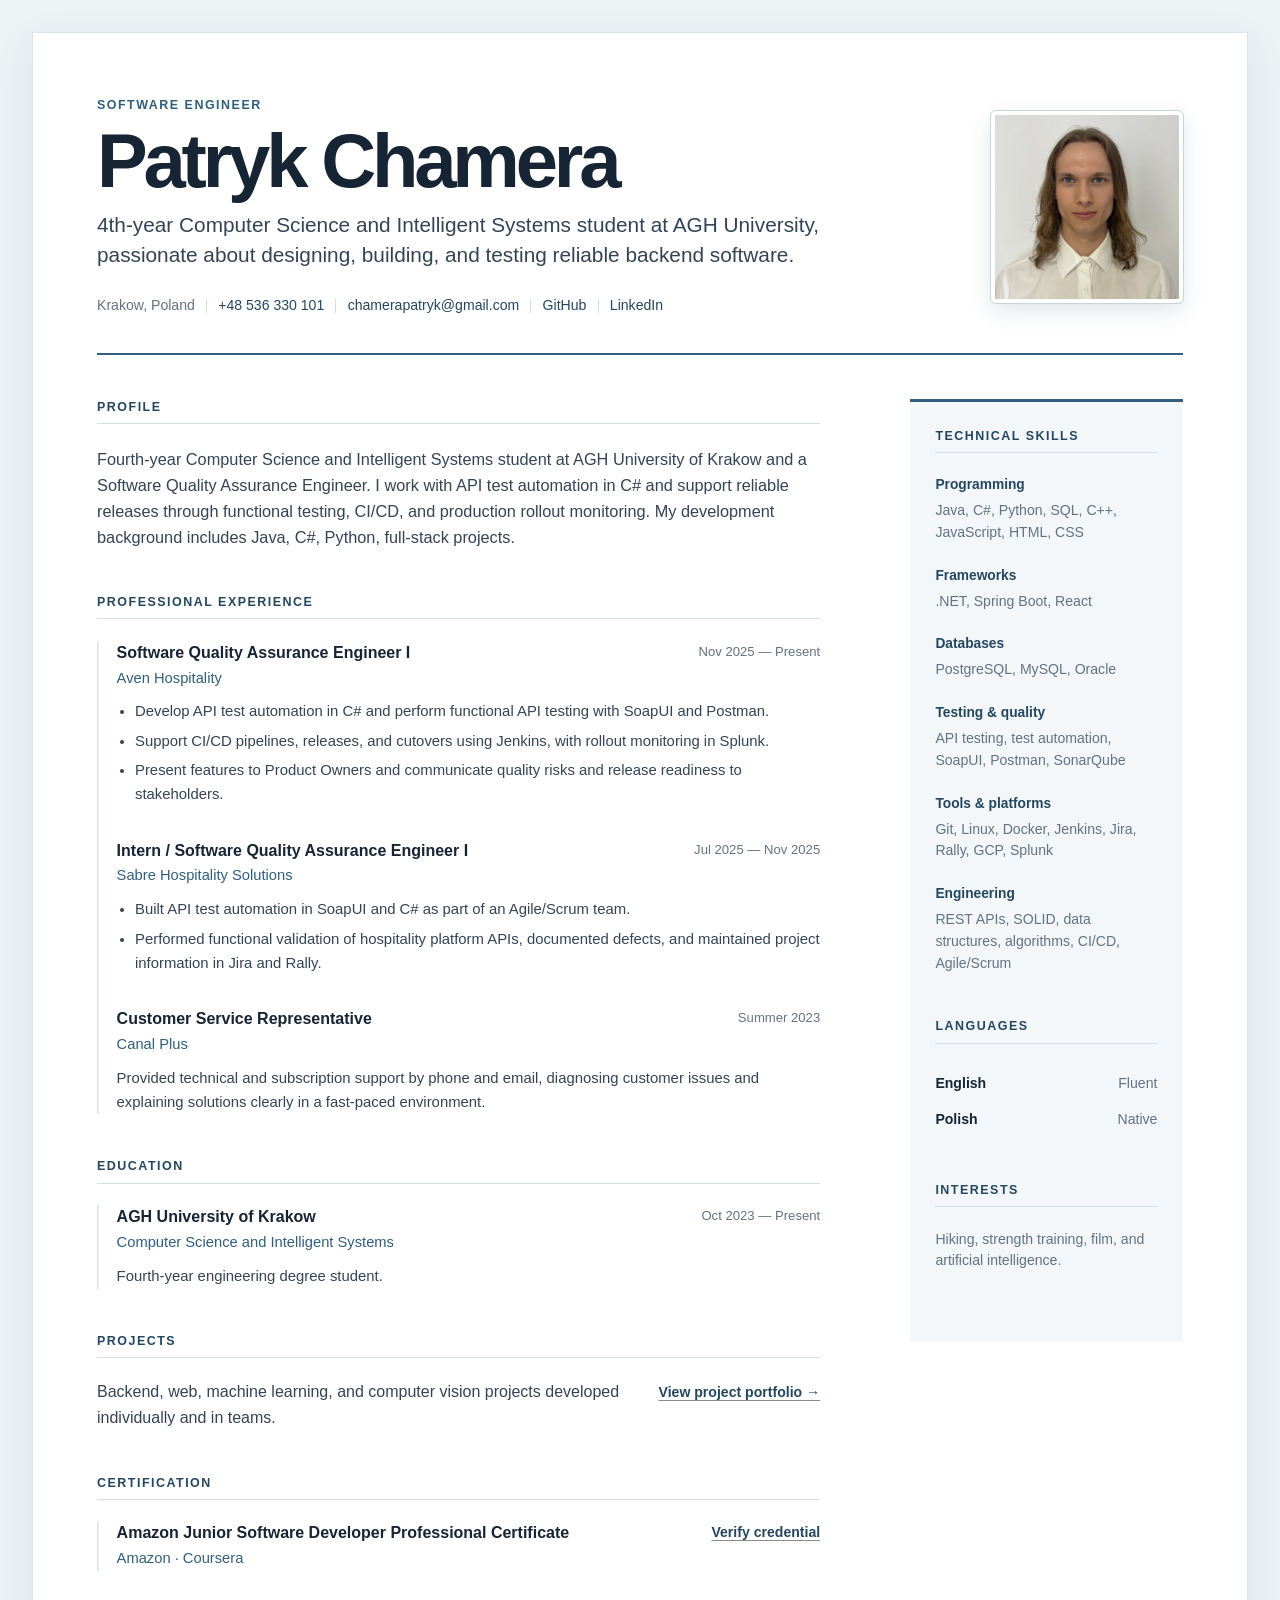
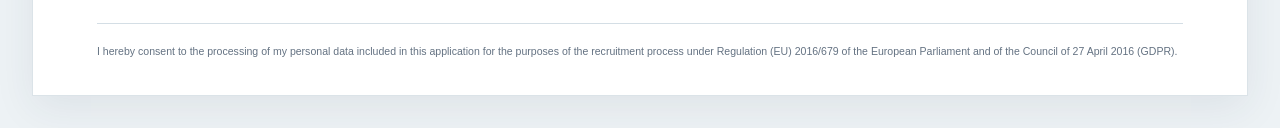
<file: index.html>
<!DOCTYPE html>
<html lang="en">
<head>
    <meta charset="UTF-8">
    <meta name="viewport" content="width=device-width, initial-scale=1.0">
    <meta name="description" content="CV of Patryk Chamera, Software Quality Assurance Engineer and Computer Science student at AGH University of Krakow.">
    <title>Patryk Chamera — CV</title>
    <link rel="stylesheet" href="styles.css">
</head>
<body>
    <div class="cv-page">
        <header class="profile-header">
            <div class="profile-copy">
                <p class="eyebrow">Software Engineer</p>
                <h1>Patryk Chamera</h1>
                <p class="headline">4th-year Computer Science and Intelligent Systems student at AGH University,
passionate about designing, building, and testing reliable backend software.
</p>

                <ul class="contact-list" aria-label="Contact details">
                    <li>Krakow, Poland</li>
                    <li><a href="tel:+48536330101">+48 536 330 101</a></li>
                    <li><a href="mailto:chamerapatryk@gmail.com">chamerapatryk@gmail.com</a></li>
                    <li><a href="https://github.com/xhamera1" target="_blank" rel="noopener noreferrer">GitHub</a></li>
                    <li><a href="https://www.linkedin.com/in/patryk-chamera-309835289/" target="_blank" rel="noopener noreferrer">LinkedIn</a></li>
                </ul>
            </div>

            <img
                src="photo/cv zdjecie Patryk Chamera.jpeg"
                alt="Portrait of Patryk Chamera"
                class="profile-photo"
            >
        </header>

        <div class="cv-layout">
            <main class="main-column">
                <section class="cv-section" aria-labelledby="profile-heading">
                    <h2 id="profile-heading">Profile</h2>
                    <p class="profile-summary">
                        Fourth-year Computer Science and Intelligent Systems student at AGH University of Krakow and a Software Quality Assurance Engineer. I work with API test automation in C# and support reliable releases through functional testing, CI/CD, and production rollout monitoring. My development background includes Java, C#, Python, full-stack projects.
                    </p>
                </section>

                <section class="cv-section" aria-labelledby="experience-heading">
                    <h2 id="experience-heading">Professional experience</h2>

                    <article class="timeline-entry">
                        <div class="entry-heading">
                            <div>
                                <h3>Software Quality Assurance Engineer I</h3>
                                <p class="organization">Aven Hospitality</p>
                            </div>
                            <p class="entry-date">Nov 2025 — Present</p>
                        </div>
                        <ul class="entry-details">
                            <li>Develop API test automation in C# and perform functional API testing with SoapUI and Postman.</li>
                            <li>Support CI/CD pipelines, releases, and cutovers using Jenkins, with rollout monitoring in Splunk.</li>
                            <li>Present features to Product Owners and communicate quality risks and release readiness to stakeholders.</li>
                        </ul>
                    </article>

                    <article class="timeline-entry">
                        <div class="entry-heading">
                            <div>
                                <h3>Intern / Software Quality Assurance Engineer I</h3>
                                <p class="organization">Sabre Hospitality Solutions</p>
                            </div>
                            <p class="entry-date">Jul 2025 — Nov 2025</p>
                        </div>
                        <ul class="entry-details">
                            <li>Built API test automation in SoapUI and C# as part of an Agile/Scrum team.</li>
                            <li>Performed functional validation of hospitality platform APIs, documented defects, and maintained project information in Jira and Rally.</li>
                        </ul>
                    </article>

                    <article class="timeline-entry">
                        <div class="entry-heading">
                            <div>
                                <h3>Customer Service Representative</h3>
                                <p class="organization">Canal Plus</p>
                            </div>
                            <p class="entry-date">Summer 2023</p>
                        </div>
                        <p>
                            Provided technical and subscription support by phone and email, diagnosing customer issues and explaining solutions clearly in a fast-paced environment.
                        </p>
                    </article>
                </section>

                <section class="cv-section" aria-labelledby="education-heading">
                    <h2 id="education-heading">Education</h2>
                    <article class="timeline-entry timeline-entry--compact">
                        <div class="entry-heading">
                            <div>
                                <h3>AGH University of Krakow</h3>
                                <p class="organization">Computer Science and Intelligent Systems</p>
                            </div>
                            <p class="entry-date">Oct 2023 — Present</p>
                        </div>
                        <p>Fourth-year engineering degree student.</p>
                    </article>
                </section>

                <section class="cv-section" aria-labelledby="projects-heading">
                    <h2 id="projects-heading">Projects</h2>
                    <div class="simple-row">
                        <p>Backend, web, machine learning, and computer vision projects developed individually and in teams.</p>
                        <a class="text-link" href="projects.html">View project portfolio <span aria-hidden="true">→</span></a>
                    </div>
                </section>

                <section class="cv-section" aria-labelledby="certification-heading">
                    <h2 id="certification-heading">Certification</h2>
                    <article class="timeline-entry timeline-entry--compact">
                        <div class="entry-heading">
                            <div>
                                <h3>Amazon Junior Software Developer Professional Certificate</h3>
                                <p class="organization">Amazon · Coursera</p>
                            </div>
                            <a class="text-link" href="https://www.coursera.org/account/accomplishments/specialization/certificate/NED8K1HZ4HJP" target="_blank" rel="noopener noreferrer">Verify credential</a>
                        </div>
                    </article>
                </section>
            </main>

            <aside class="sidebar" aria-label="Additional information">
                <section class="sidebar-section" aria-labelledby="skills-heading">
                    <h2 id="skills-heading">Technical skills</h2>

                    <div class="skill-group">
                        <h3>Programming</h3>
                        <p>Java, C#, Python, SQL, C++, JavaScript, HTML, CSS</p>
                    </div>

                    <div class="skill-group">
                        <h3>Frameworks</h3>
                        <p>.NET, Spring Boot, React</p>
                    </div>

                    <div class="skill-group">
                        <h3>Databases</h3>
                        <p>PostgreSQL, MySQL, Oracle</p>
                    </div>

                    <div class="skill-group">
                        <h3>Testing & quality</h3>
                        <p>API testing, test automation, SoapUI, Postman, SonarQube</p>
                    </div>

                    <div class="skill-group">
                        <h3>Tools & platforms</h3>
                        <p>Git, Linux, Docker, Jenkins, Jira, Rally, GCP, Splunk</p>
                    </div>

                    <div class="skill-group">
                        <h3>Engineering</h3>
                        <p>REST APIs, SOLID, data structures, algorithms, CI/CD, Agile/Scrum</p>
                    </div>
                </section>

                <section class="sidebar-section" aria-labelledby="languages-heading">
                    <h2 id="languages-heading">Languages</h2>
                    <dl class="language-list">
                        <div>
                            <dt>English</dt>
                            <dd>Fluent</dd>
                        </div>
                        <div>
                            <dt>Polish</dt>
                            <dd>Native</dd>
                        </div>
                    </dl>
                </section>

                <section class="sidebar-section" aria-labelledby="interests-heading">
                    <h2 id="interests-heading">Interests</h2>
                    <p>Hiking, strength training, film, and artificial intelligence.</p>
                </section>
            </aside>
        </div>

        <footer class="footer">
            I hereby consent to the processing of my personal data included in this application for the purposes of the recruitment process under Regulation (EU) 2016/679 of the European Parliament and of the Council of 27 April 2016 (GDPR).
        </footer>
    </div>
</body>
</html>
</file>
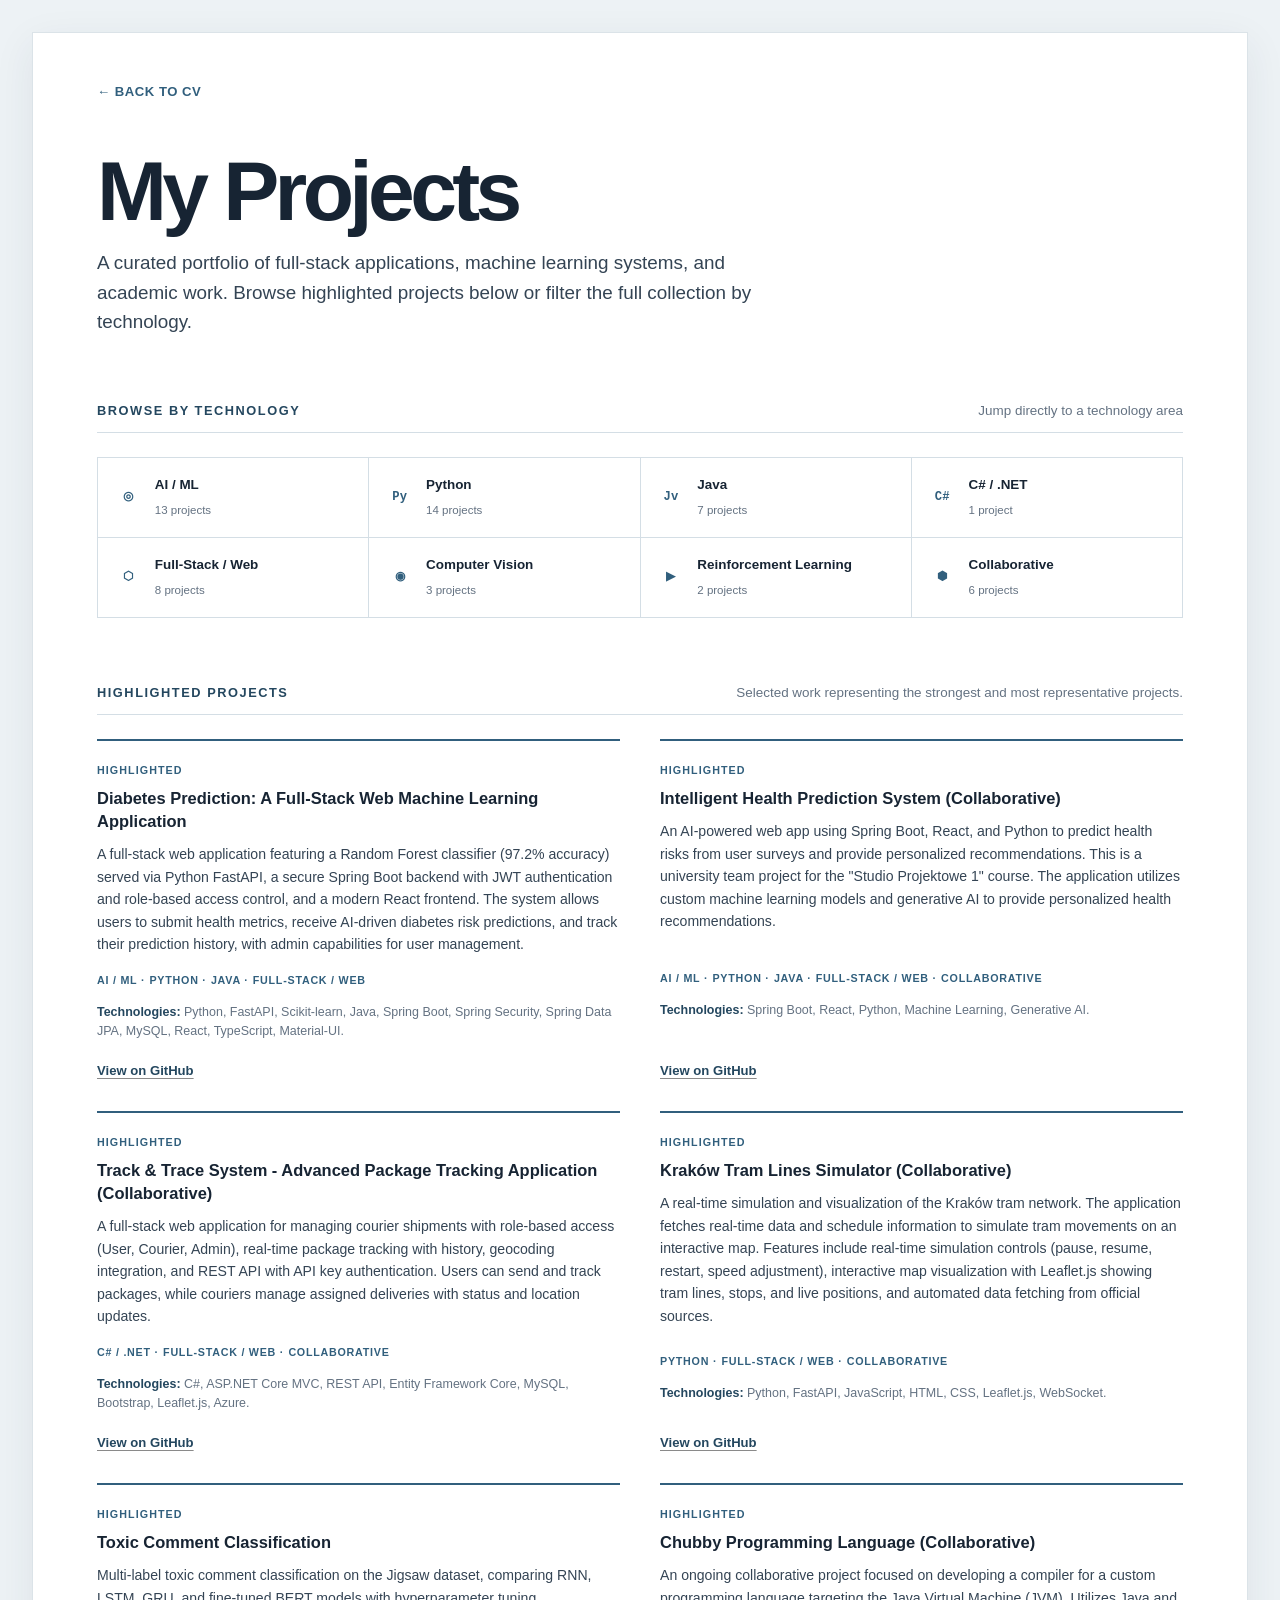
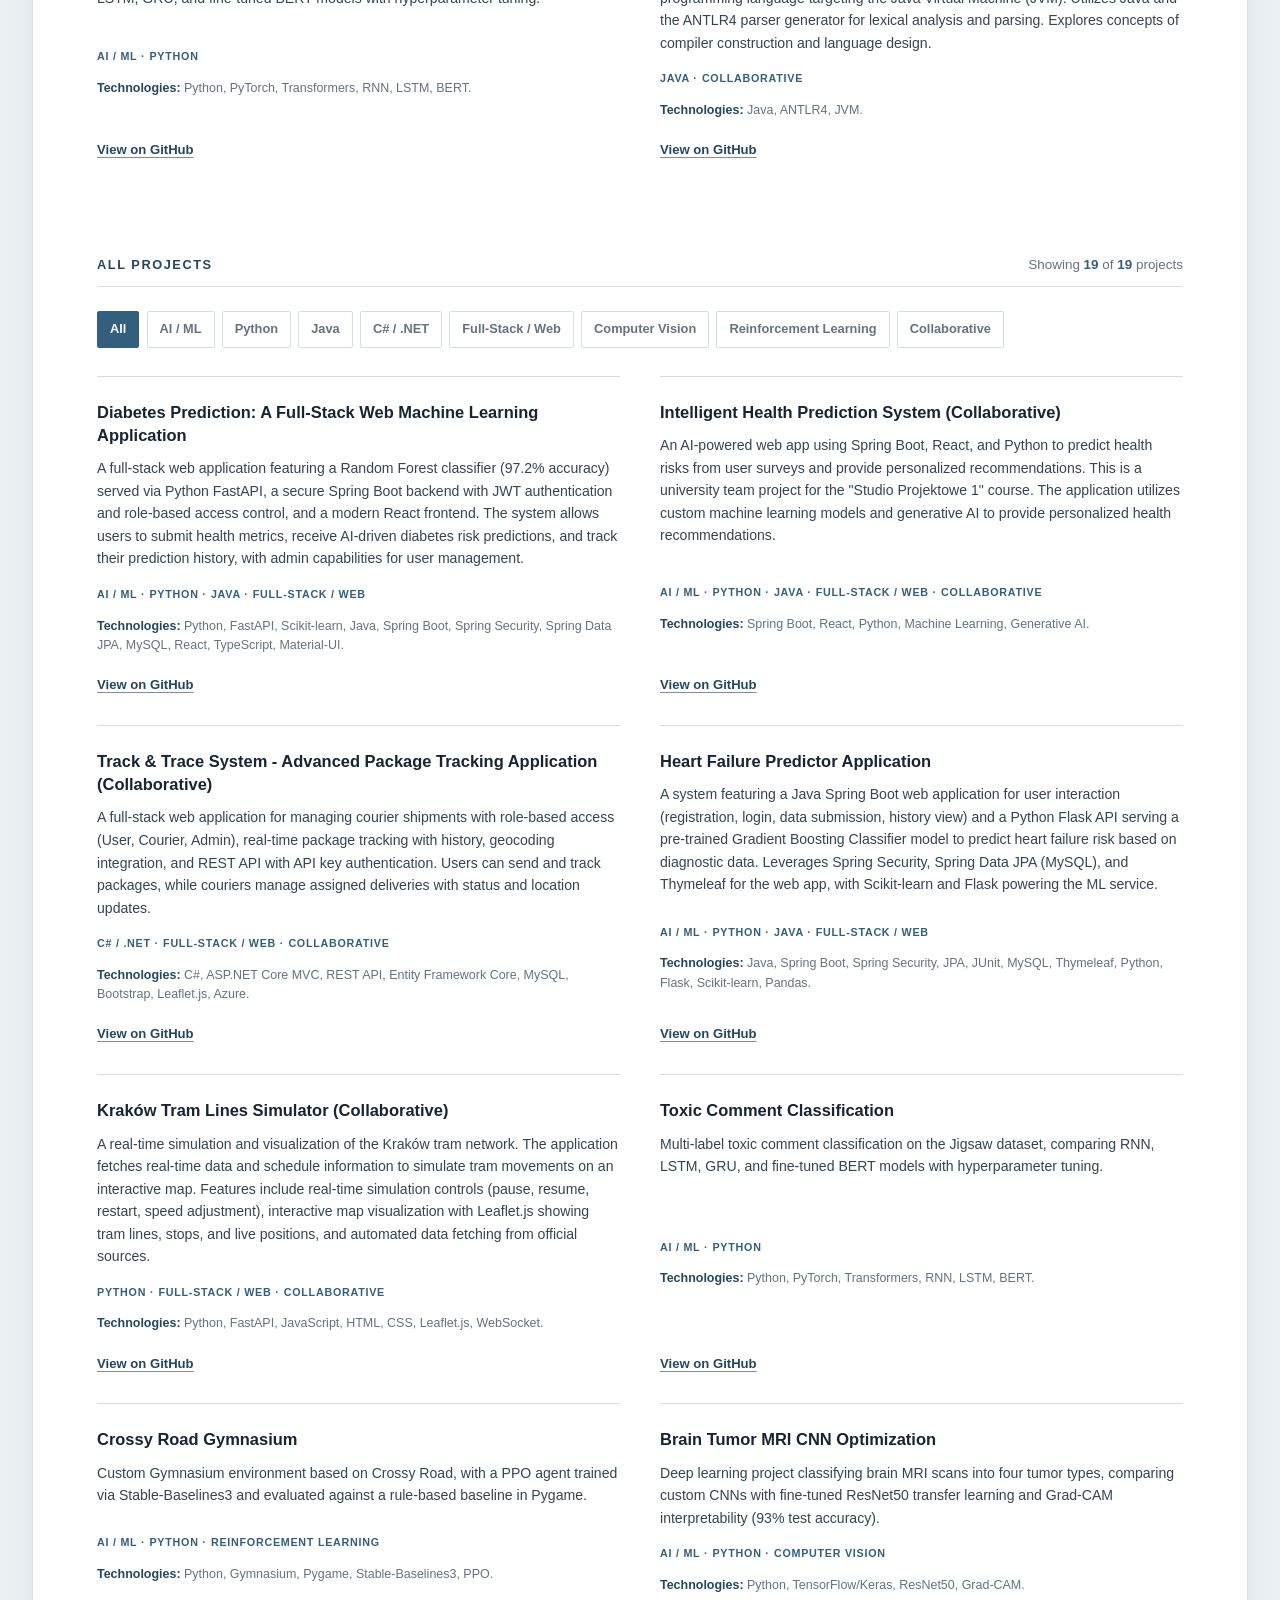
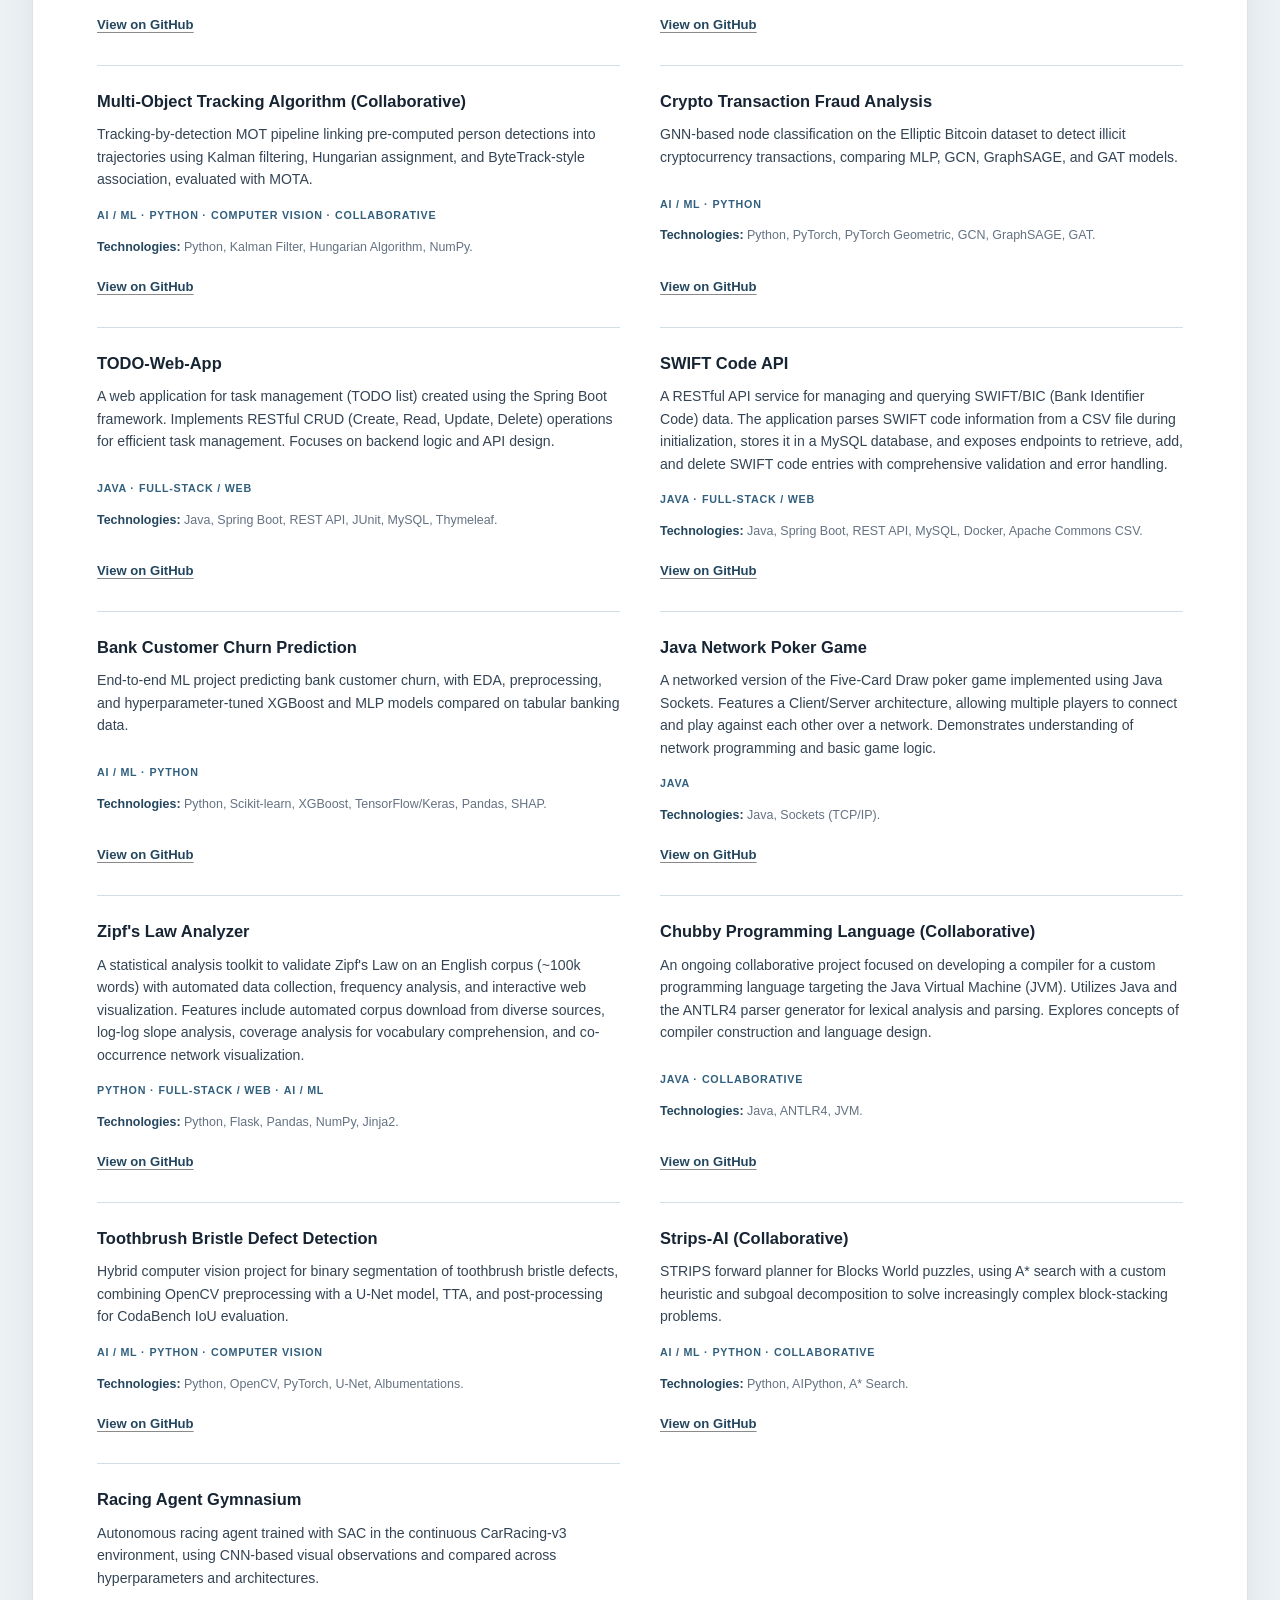
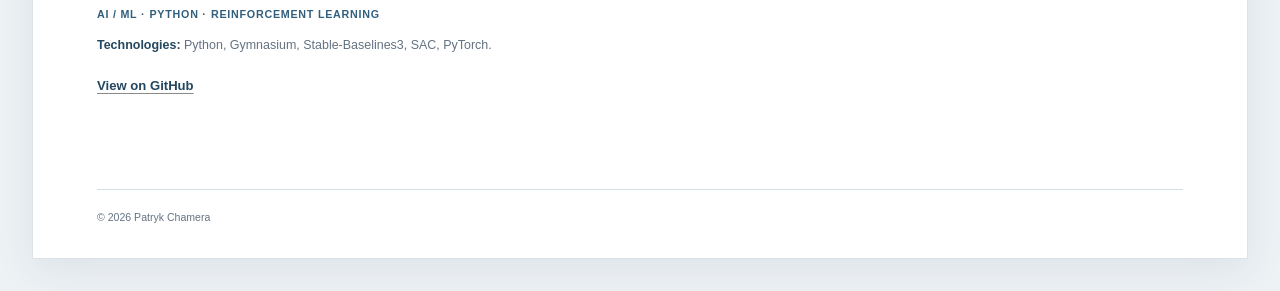
<file: projects.html>
<!DOCTYPE html>
<html lang="en">
<head>
    <meta charset="UTF-8">
    <meta name="viewport" content="width=device-width, initial-scale=1.0">
    <title>Projects - Patryk Chamera</title>
    <link rel="stylesheet" href="styles.css">
    <link rel="stylesheet" href="projects.css">
</head>
<body>
    <div class="container">
        <main class="projects-page">
            <div class="projects-back-row">
                <a href="index.html" class="back-link">&larr; Back to CV</a>
            </div>

            <header class="projects-hero">
                <h1 class="projects-title" id="projects-page-title">My Projects</h1>
                <p class="projects-subtitle" id="projects-page-subtitle">
                    A curated portfolio of full-stack applications, machine learning systems, and academic work.
                    Browse highlighted projects below or filter the full collection by technology.
                </p>
            </header>

            <section class="projects-section" aria-labelledby="browse-heading">
                <div class="projects-section-header">
                    <h2 id="browse-heading">Browse by Technology</h2>
                    <p>Jump directly to a technology area</p>
                </div>
                <nav id="category-nav" class="category-nav-grid" aria-label="Project categories"></nav>
            </section>

            <section class="projects-section" id="featured-section" aria-labelledby="featured-heading">
                <div class="projects-section-header">
                    <h2 id="featured-heading">Highlighted Projects</h2>
                    <p>Selected work representing the strongest and most representative projects.</p>
                </div>
                <div id="projects-featured-grid" class="projects-grid projects-grid--featured"></div>
            </section>

            

            <section class="projects-section" id="all-projects-section" aria-labelledby="all-heading">
                <div class="projects-section-header">
                    <h2 id="all-heading">All Projects</h2>
                    <p>
                        Showing <span id="projects-visible-count" class="projects-count">0</span>
                        of <span class="projects-count">19</span> projects
                    </p>
                </div>
                <div id="filter-bar" class="filter-bar" role="toolbar" aria-label="Filter projects by technology"></div>
                <div id="projects-all-grid" class="projects-grid"></div>
                <p id="projects-no-results" class="no-results">No projects match this filter. Try another category.</p>
            </section>
        </main>

        <footer class="footer">&copy; 2026 Patryk Chamera</footer>
    </div>

    <script src="projects-data.js"></script>
    <script src="projects.js"></script>
    <script>
        initProjectsPage({ showFeatured: true, defaultFilter: 'all', hubPath: 'projects.html', categoryPrefix: 'projects/' });
    </script>
</body>
</html>
</file>
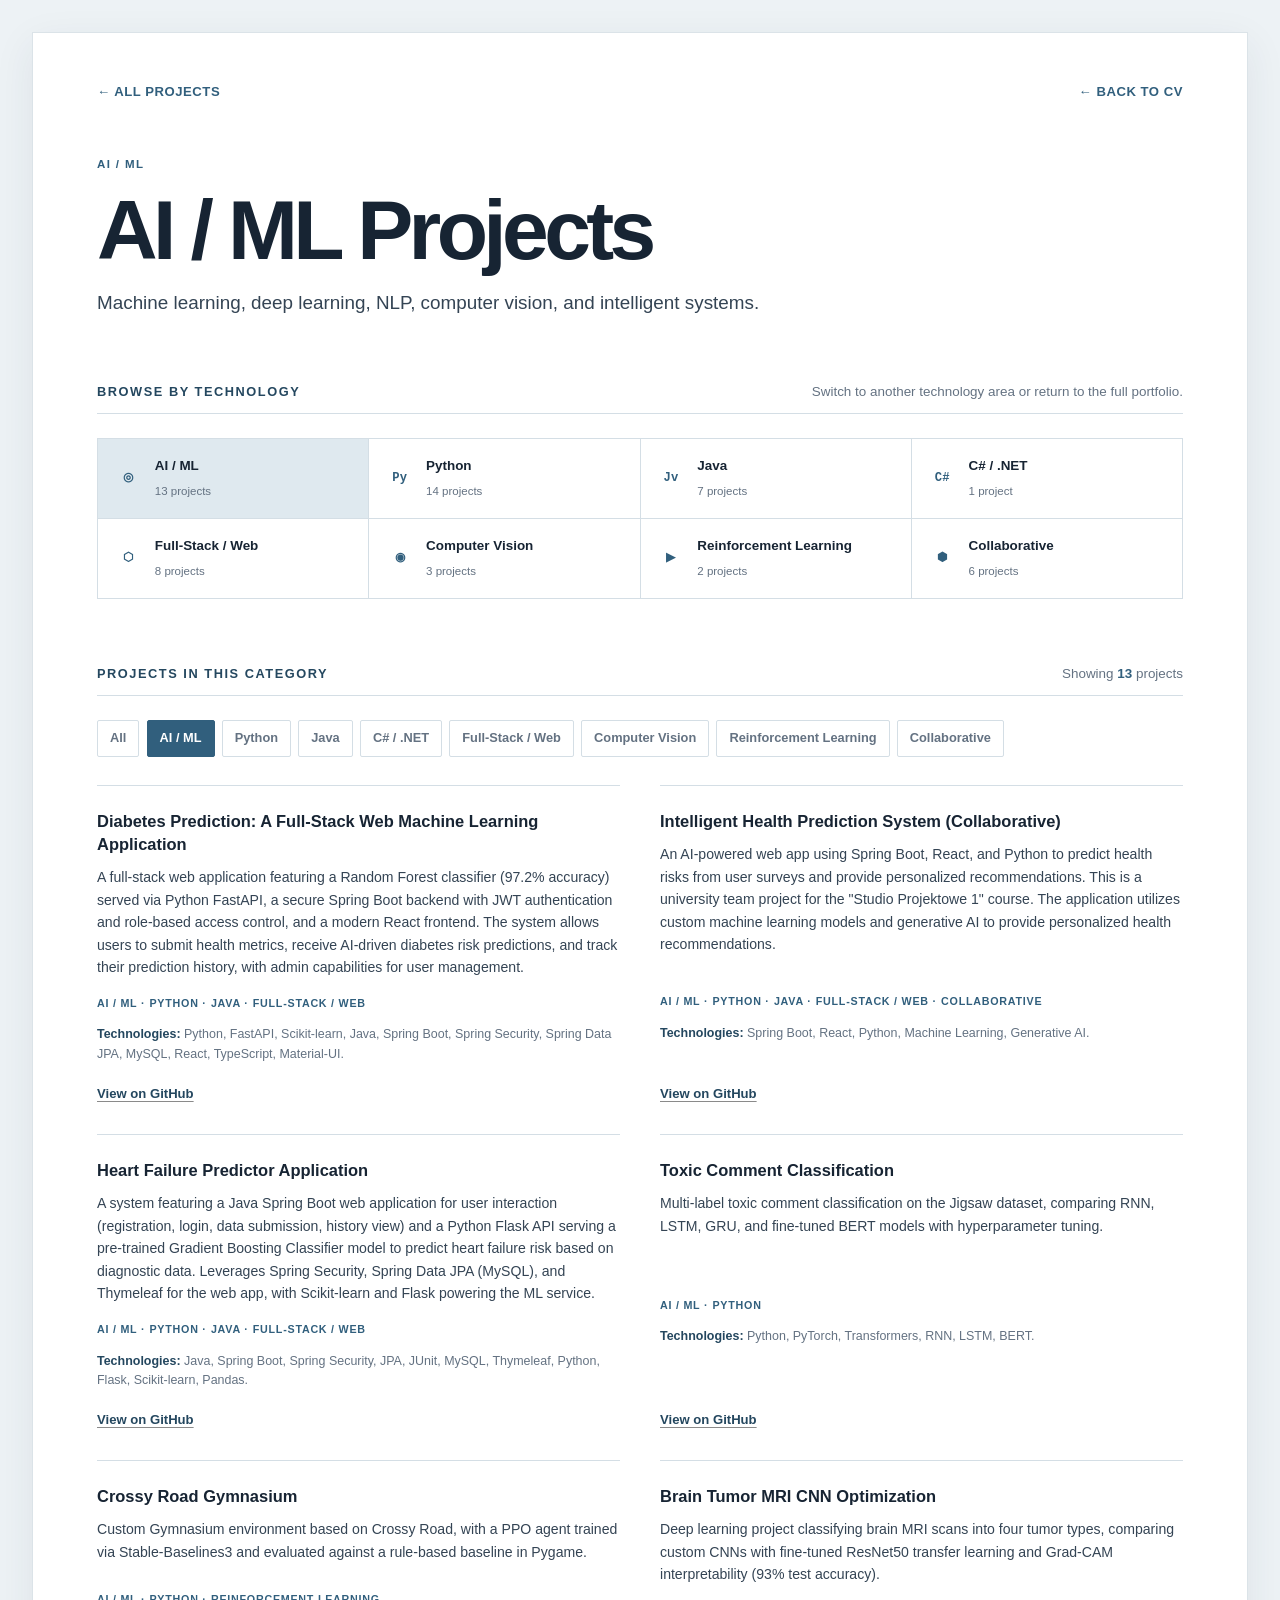
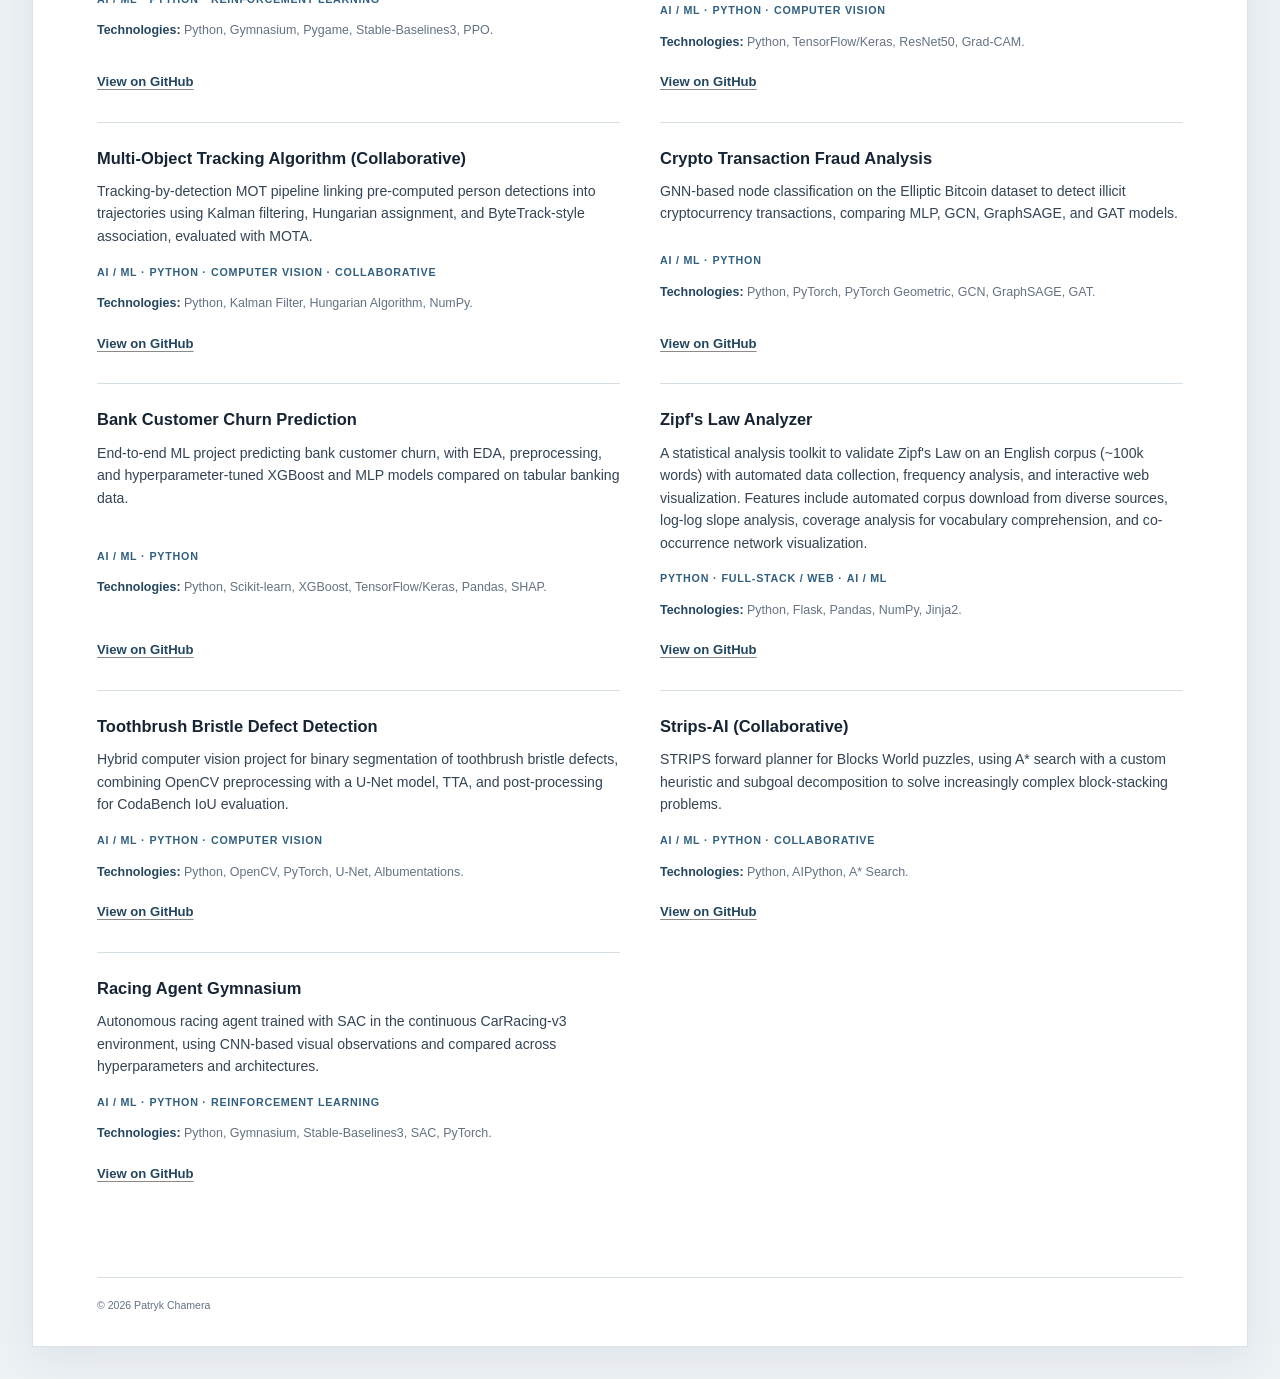
<file: projects/ai-ml.html>
﻿<!DOCTYPE html>
<html lang="en">
<head>
    <meta charset="UTF-8">
    <meta name="viewport" content="width=device-width, initial-scale=1.0">
    <title>AI / ML Projects - Patryk Chamera</title>
    <link rel="stylesheet" href="../styles.css">
    <link rel="stylesheet" href="../projects.css">
</head>
<body>
    <div class="container">
        <main class="projects-page">
            <div class="projects-back-row">
                <a href="../projects.html" class="back-link">&larr; All Projects</a>
                <a href="../index.html" class="back-link">&larr; Back to CV</a>
            </div>

            <header class="projects-hero">
                <span id="category-page-badge" class="category-page-badge" hidden></span>
                <h1 class="projects-title" id="projects-page-title">AI / ML Projects</h1>
                <p class="projects-subtitle" id="projects-page-subtitle">Machine learning, deep learning, NLP, computer vision, and intelligent systems.</p>
            </header>

            <section class="projects-section" aria-labelledby="browse-heading">
                <div class="projects-section-header">
                    <h2 id="browse-heading">Browse by Technology</h2>
                    <p>Switch to another technology area or return to the full portfolio.</p>
                </div>
                <nav id="category-nav" class="category-nav-grid" aria-label="Project categories"></nav>
            </section>

            <section class="projects-section" id="all-projects-section" aria-labelledby="all-heading">
                <div class="projects-section-header">
                    <h2 id="all-heading">Projects in this category</h2>
                    <p>
                        Showing <span id="projects-visible-count" class="projects-count">0</span>
                        projects
                    </p>
                </div>
                <div id="filter-bar" class="filter-bar" role="toolbar" aria-label="Filter projects by technology"></div>
                <div id="projects-all-grid" class="projects-grid"></div>
                <p id="projects-no-results" class="no-results">No projects match this filter. Try another category.</p>
            </section>
        </main>

        <footer class="footer">&copy; 2026 Patryk Chamera</footer>
    </div>

    <script src="../projects-data.js"></script>
    <script src="../projects.js"></script>
    <script>
        initProjectsPage({
            showFeatured: false,
            defaultFilter: 'ai-ml',
            hubPath: '../projects.html',
            categoryPrefix: '',
            pageTitle: 'AI / ML Projects',
            pageSubtitle: 'Machine learning, deep learning, NLP, computer vision, and intelligent systems.',
            scrollOnFilter: false
        });
    </script>
</body>
</html>
</file>
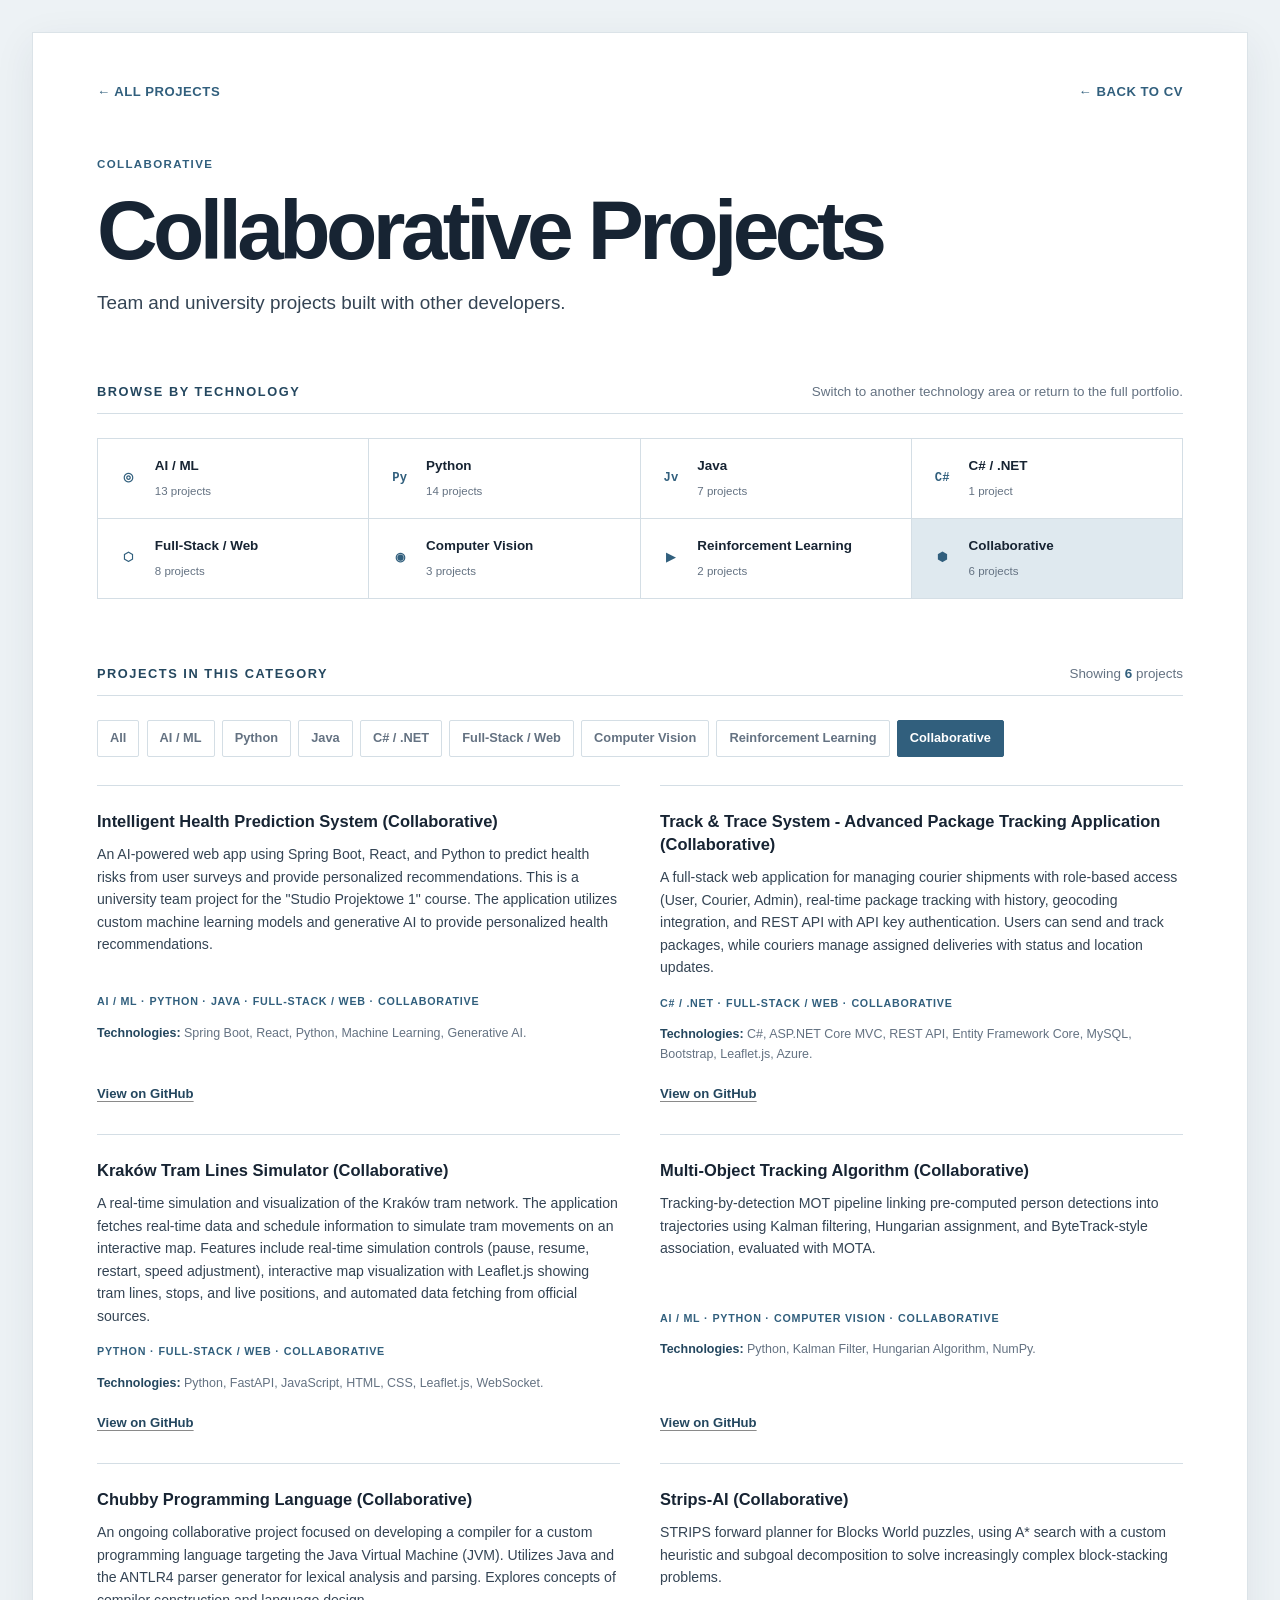
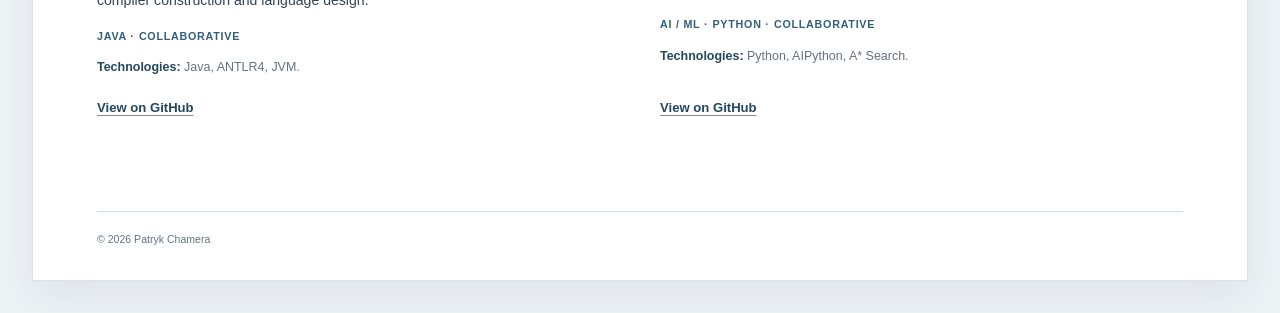
<file: projects/collaborative.html>
﻿<!DOCTYPE html>
<html lang="en">
<head>
    <meta charset="UTF-8">
    <meta name="viewport" content="width=device-width, initial-scale=1.0">
    <title>Collaborative Projects - Patryk Chamera</title>
    <link rel="stylesheet" href="../styles.css">
    <link rel="stylesheet" href="../projects.css">
</head>
<body>
    <div class="container">
        <main class="projects-page">
            <div class="projects-back-row">
                <a href="../projects.html" class="back-link">&larr; All Projects</a>
                <a href="../index.html" class="back-link">&larr; Back to CV</a>
            </div>

            <header class="projects-hero">
                <span id="category-page-badge" class="category-page-badge" hidden></span>
                <h1 class="projects-title" id="projects-page-title">Collaborative Projects</h1>
                <p class="projects-subtitle" id="projects-page-subtitle">Team and university projects built with other developers.</p>
            </header>

            <section class="projects-section" aria-labelledby="browse-heading">
                <div class="projects-section-header">
                    <h2 id="browse-heading">Browse by Technology</h2>
                    <p>Switch to another technology area or return to the full portfolio.</p>
                </div>
                <nav id="category-nav" class="category-nav-grid" aria-label="Project categories"></nav>
            </section>

            <section class="projects-section" id="all-projects-section" aria-labelledby="all-heading">
                <div class="projects-section-header">
                    <h2 id="all-heading">Projects in this category</h2>
                    <p>
                        Showing <span id="projects-visible-count" class="projects-count">0</span>
                        projects
                    </p>
                </div>
                <div id="filter-bar" class="filter-bar" role="toolbar" aria-label="Filter projects by technology"></div>
                <div id="projects-all-grid" class="projects-grid"></div>
                <p id="projects-no-results" class="no-results">No projects match this filter. Try another category.</p>
            </section>
        </main>

        <footer class="footer">&copy; 2026 Patryk Chamera</footer>
    </div>

    <script src="../projects-data.js"></script>
    <script src="../projects.js"></script>
    <script>
        initProjectsPage({
            showFeatured: false,
            defaultFilter: 'collaborative',
            hubPath: '../projects.html',
            categoryPrefix: '',
            pageTitle: 'Collaborative Projects',
            pageSubtitle: 'Team and university projects built with other developers.',
            scrollOnFilter: false
        });
    </script>
</body>
</html>
</file>
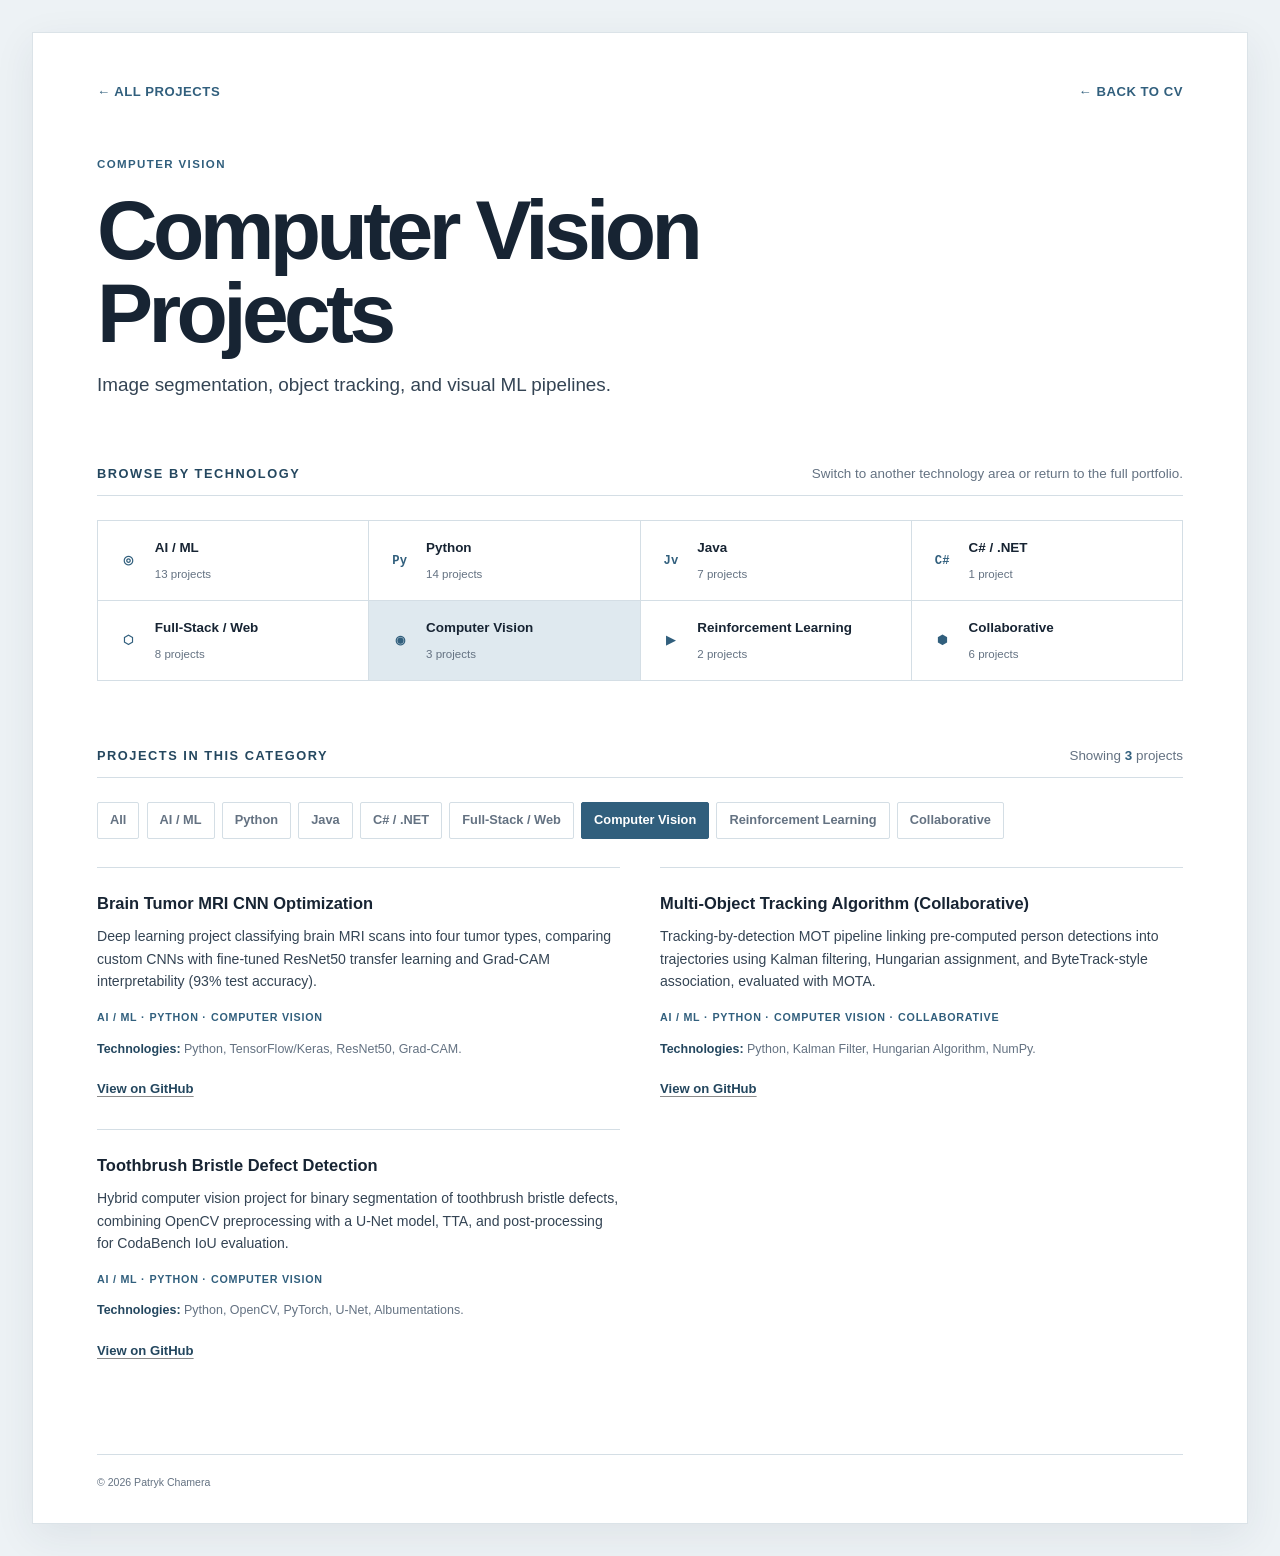
<file: projects/computer-vision.html>
﻿<!DOCTYPE html>
<html lang="en">
<head>
    <meta charset="UTF-8">
    <meta name="viewport" content="width=device-width, initial-scale=1.0">
    <title>Computer Vision Projects - Patryk Chamera</title>
    <link rel="stylesheet" href="../styles.css">
    <link rel="stylesheet" href="../projects.css">
</head>
<body>
    <div class="container">
        <main class="projects-page">
            <div class="projects-back-row">
                <a href="../projects.html" class="back-link">&larr; All Projects</a>
                <a href="../index.html" class="back-link">&larr; Back to CV</a>
            </div>

            <header class="projects-hero">
                <span id="category-page-badge" class="category-page-badge" hidden></span>
                <h1 class="projects-title" id="projects-page-title">Computer Vision Projects</h1>
                <p class="projects-subtitle" id="projects-page-subtitle">Image segmentation, object tracking, and visual ML pipelines.</p>
            </header>

            <section class="projects-section" aria-labelledby="browse-heading">
                <div class="projects-section-header">
                    <h2 id="browse-heading">Browse by Technology</h2>
                    <p>Switch to another technology area or return to the full portfolio.</p>
                </div>
                <nav id="category-nav" class="category-nav-grid" aria-label="Project categories"></nav>
            </section>

            <section class="projects-section" id="all-projects-section" aria-labelledby="all-heading">
                <div class="projects-section-header">
                    <h2 id="all-heading">Projects in this category</h2>
                    <p>
                        Showing <span id="projects-visible-count" class="projects-count">0</span>
                        projects
                    </p>
                </div>
                <div id="filter-bar" class="filter-bar" role="toolbar" aria-label="Filter projects by technology"></div>
                <div id="projects-all-grid" class="projects-grid"></div>
                <p id="projects-no-results" class="no-results">No projects match this filter. Try another category.</p>
            </section>
        </main>

        <footer class="footer">&copy; 2026 Patryk Chamera</footer>
    </div>

    <script src="../projects-data.js"></script>
    <script src="../projects.js"></script>
    <script>
        initProjectsPage({
            showFeatured: false,
            defaultFilter: 'computer-vision',
            hubPath: '../projects.html',
            categoryPrefix: '',
            pageTitle: 'Computer Vision Projects',
            pageSubtitle: 'Image segmentation, object tracking, and visual ML pipelines.',
            scrollOnFilter: false
        });
    </script>
</body>
</html>
</file>
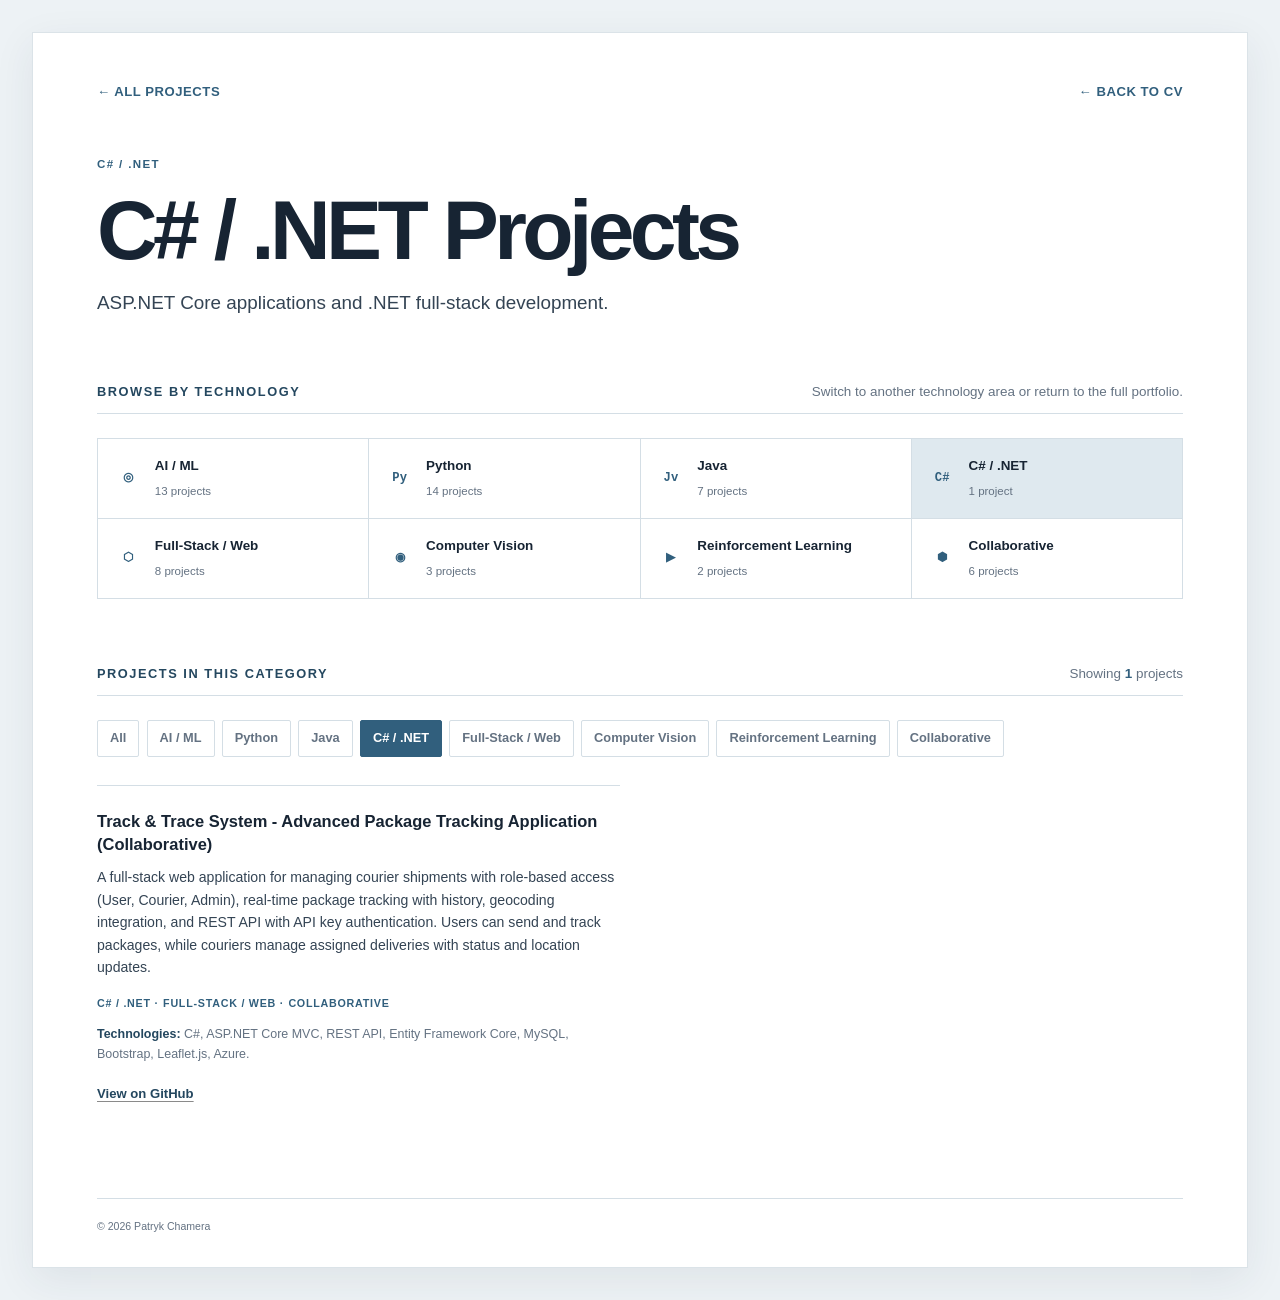
<file: projects/csharp.html>
﻿<!DOCTYPE html>
<html lang="en">
<head>
    <meta charset="UTF-8">
    <meta name="viewport" content="width=device-width, initial-scale=1.0">
    <title>C# / .NET Projects - Patryk Chamera</title>
    <link rel="stylesheet" href="../styles.css">
    <link rel="stylesheet" href="../projects.css">
</head>
<body>
    <div class="container">
        <main class="projects-page">
            <div class="projects-back-row">
                <a href="../projects.html" class="back-link">&larr; All Projects</a>
                <a href="../index.html" class="back-link">&larr; Back to CV</a>
            </div>

            <header class="projects-hero">
                <span id="category-page-badge" class="category-page-badge" hidden></span>
                <h1 class="projects-title" id="projects-page-title">C# / .NET Projects</h1>
                <p class="projects-subtitle" id="projects-page-subtitle">ASP.NET Core applications and .NET full-stack development.</p>
            </header>

            <section class="projects-section" aria-labelledby="browse-heading">
                <div class="projects-section-header">
                    <h2 id="browse-heading">Browse by Technology</h2>
                    <p>Switch to another technology area or return to the full portfolio.</p>
                </div>
                <nav id="category-nav" class="category-nav-grid" aria-label="Project categories"></nav>
            </section>

            <section class="projects-section" id="all-projects-section" aria-labelledby="all-heading">
                <div class="projects-section-header">
                    <h2 id="all-heading">Projects in this category</h2>
                    <p>
                        Showing <span id="projects-visible-count" class="projects-count">0</span>
                        projects
                    </p>
                </div>
                <div id="filter-bar" class="filter-bar" role="toolbar" aria-label="Filter projects by technology"></div>
                <div id="projects-all-grid" class="projects-grid"></div>
                <p id="projects-no-results" class="no-results">No projects match this filter. Try another category.</p>
            </section>
        </main>

        <footer class="footer">&copy; 2026 Patryk Chamera</footer>
    </div>

    <script src="../projects-data.js"></script>
    <script src="../projects.js"></script>
    <script>
        initProjectsPage({
            showFeatured: false,
            defaultFilter: 'csharp',
            hubPath: '../projects.html',
            categoryPrefix: '',
            pageTitle: 'C# / .NET Projects',
            pageSubtitle: 'ASP.NET Core applications and .NET full-stack development.',
            scrollOnFilter: false
        });
    </script>
</body>
</html>
</file>
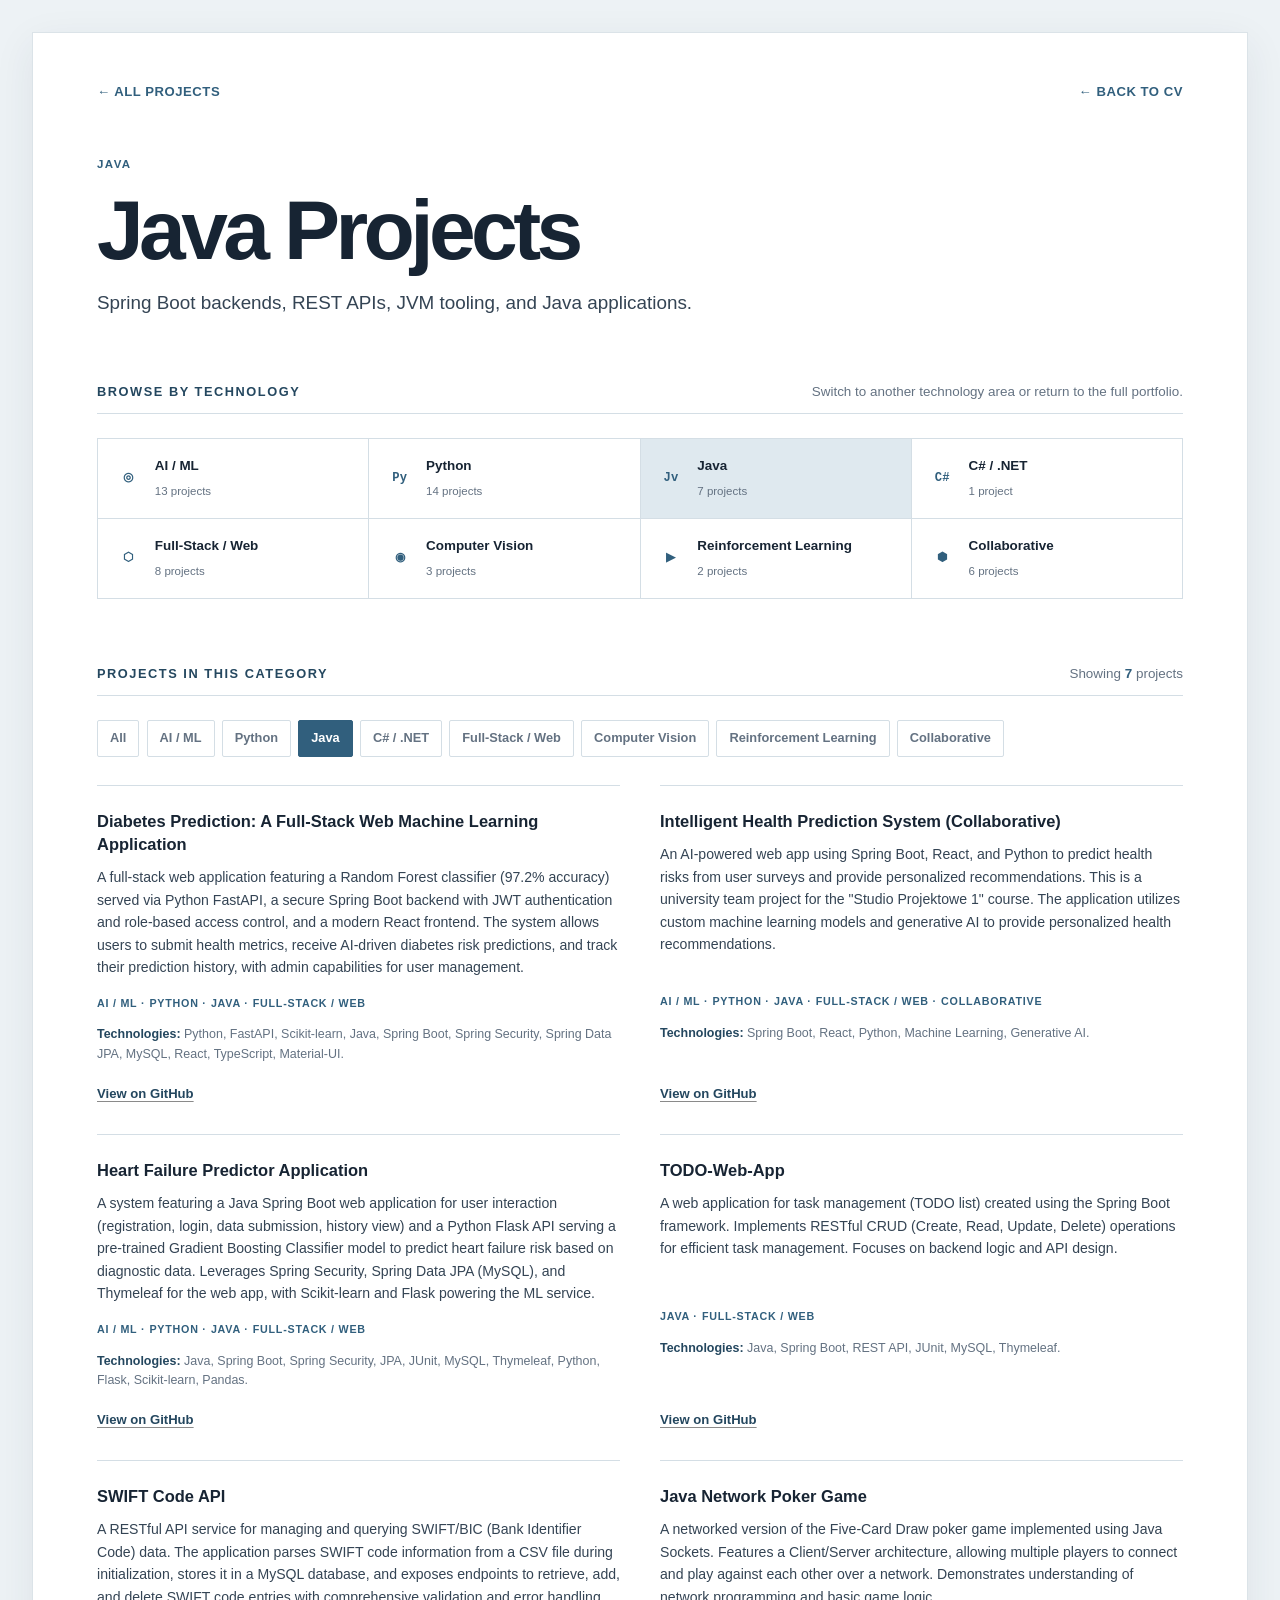
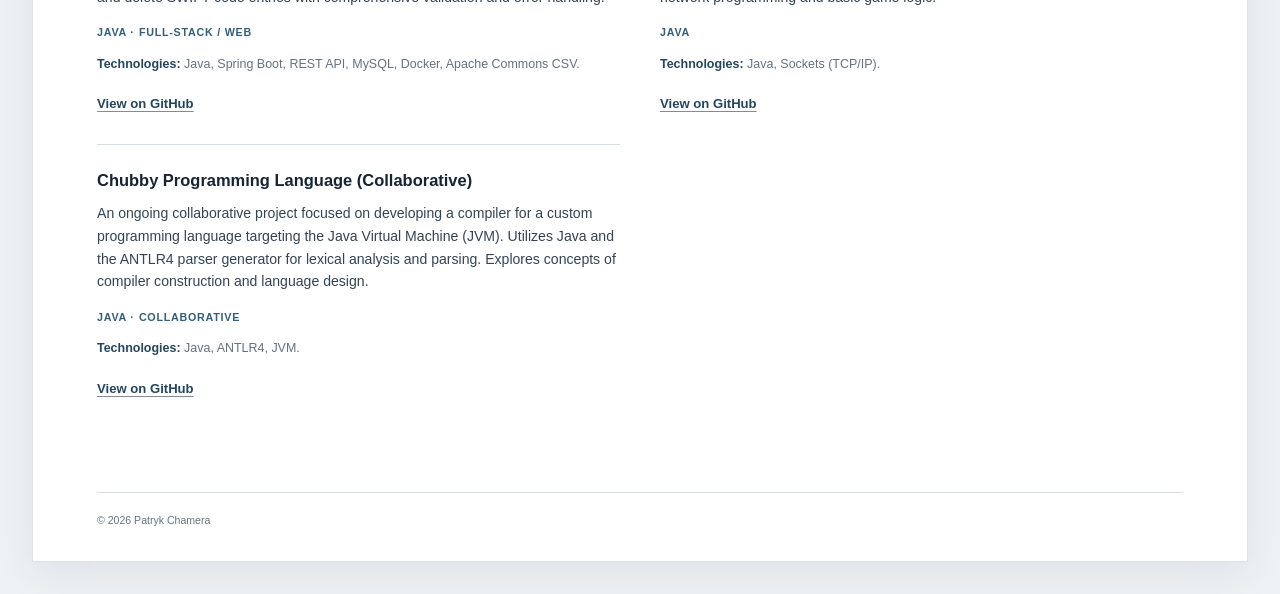
<file: projects/java.html>
﻿<!DOCTYPE html>
<html lang="en">
<head>
    <meta charset="UTF-8">
    <meta name="viewport" content="width=device-width, initial-scale=1.0">
    <title>Java Projects - Patryk Chamera</title>
    <link rel="stylesheet" href="../styles.css">
    <link rel="stylesheet" href="../projects.css">
</head>
<body>
    <div class="container">
        <main class="projects-page">
            <div class="projects-back-row">
                <a href="../projects.html" class="back-link">&larr; All Projects</a>
                <a href="../index.html" class="back-link">&larr; Back to CV</a>
            </div>

            <header class="projects-hero">
                <span id="category-page-badge" class="category-page-badge" hidden></span>
                <h1 class="projects-title" id="projects-page-title">Java Projects</h1>
                <p class="projects-subtitle" id="projects-page-subtitle">Spring Boot backends, REST APIs, JVM tooling, and Java applications.</p>
            </header>

            <section class="projects-section" aria-labelledby="browse-heading">
                <div class="projects-section-header">
                    <h2 id="browse-heading">Browse by Technology</h2>
                    <p>Switch to another technology area or return to the full portfolio.</p>
                </div>
                <nav id="category-nav" class="category-nav-grid" aria-label="Project categories"></nav>
            </section>

            <section class="projects-section" id="all-projects-section" aria-labelledby="all-heading">
                <div class="projects-section-header">
                    <h2 id="all-heading">Projects in this category</h2>
                    <p>
                        Showing <span id="projects-visible-count" class="projects-count">0</span>
                        projects
                    </p>
                </div>
                <div id="filter-bar" class="filter-bar" role="toolbar" aria-label="Filter projects by technology"></div>
                <div id="projects-all-grid" class="projects-grid"></div>
                <p id="projects-no-results" class="no-results">No projects match this filter. Try another category.</p>
            </section>
        </main>

        <footer class="footer">&copy; 2026 Patryk Chamera</footer>
    </div>

    <script src="../projects-data.js"></script>
    <script src="../projects.js"></script>
    <script>
        initProjectsPage({
            showFeatured: false,
            defaultFilter: 'java',
            hubPath: '../projects.html',
            categoryPrefix: '',
            pageTitle: 'Java Projects',
            pageSubtitle: 'Spring Boot backends, REST APIs, JVM tooling, and Java applications.',
            scrollOnFilter: false
        });
    </script>
</body>
</html>
</file>
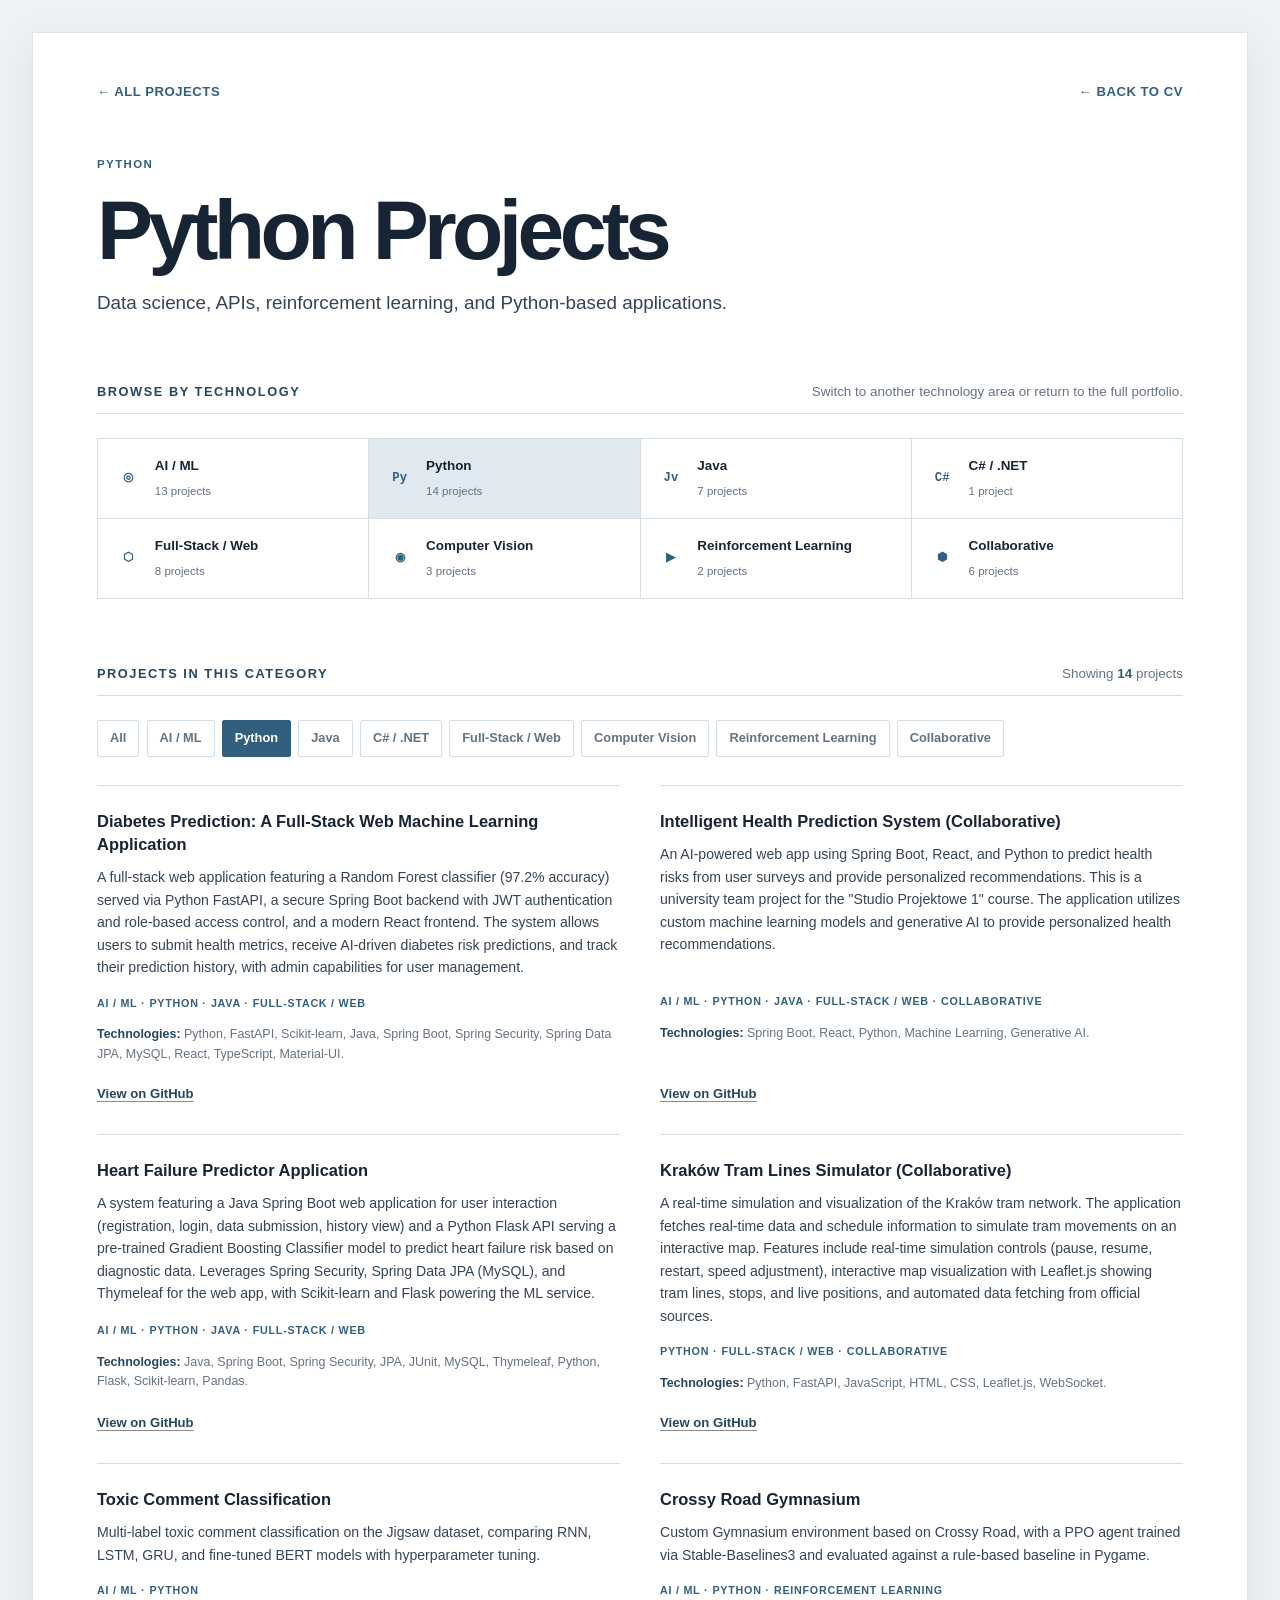
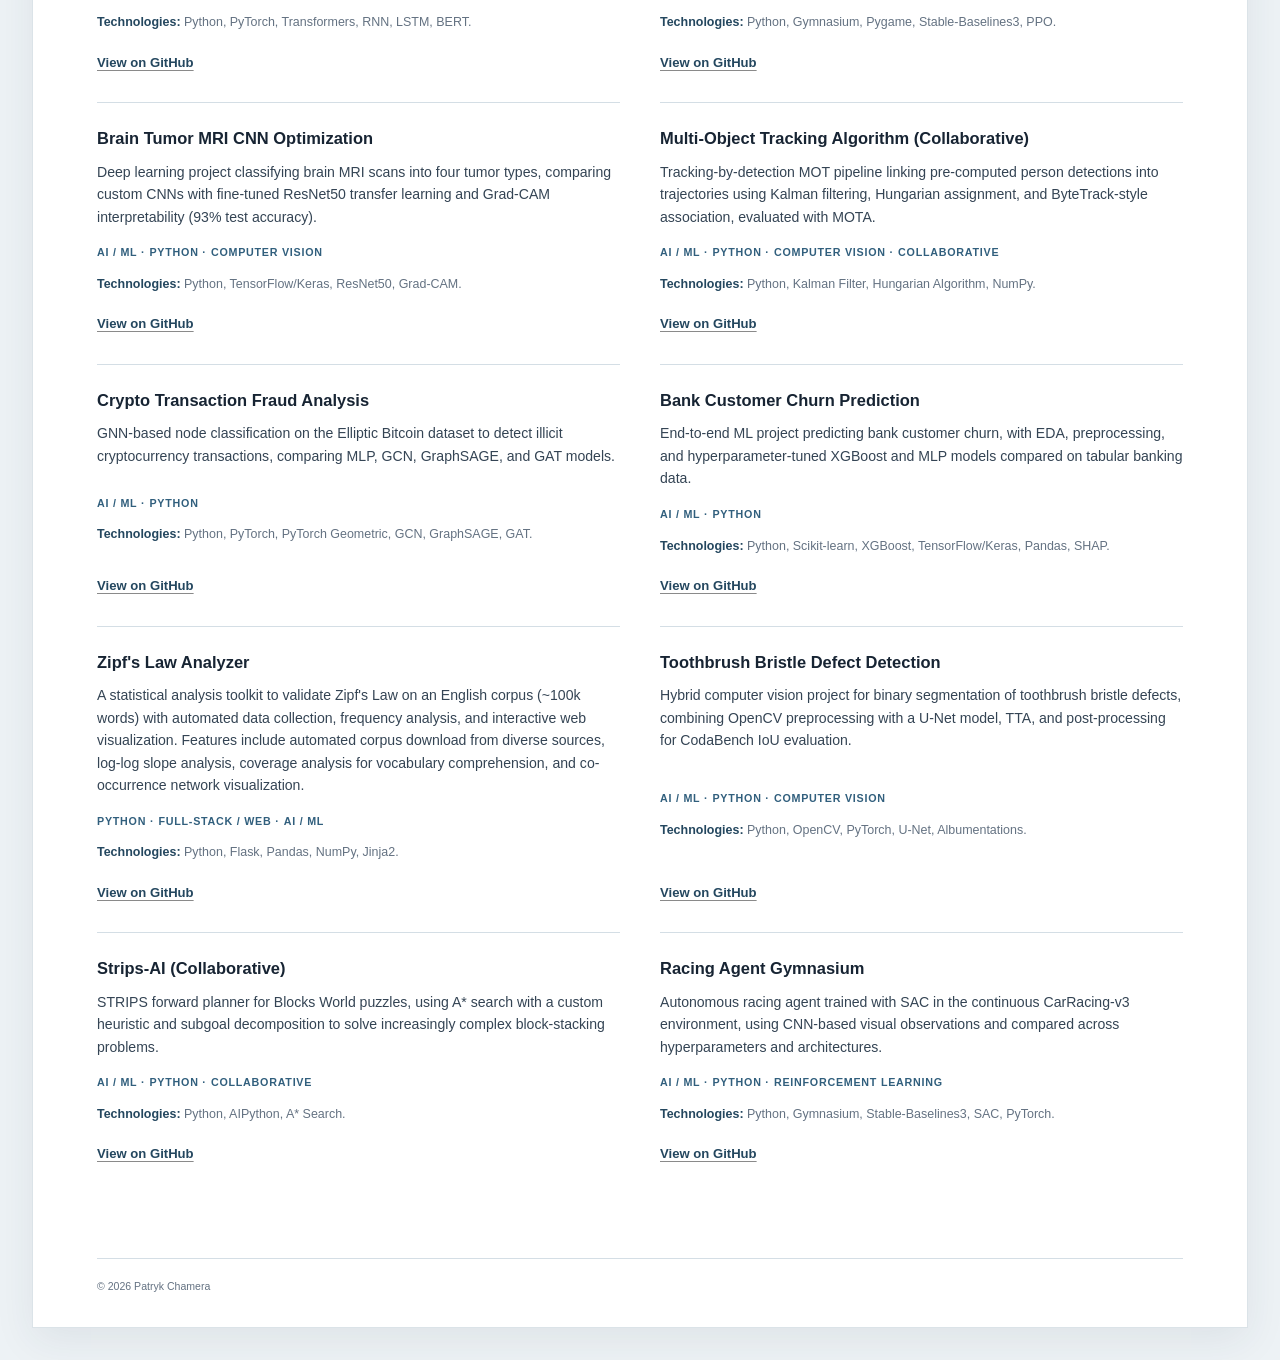
<file: projects/python.html>
﻿<!DOCTYPE html>
<html lang="en">
<head>
    <meta charset="UTF-8">
    <meta name="viewport" content="width=device-width, initial-scale=1.0">
    <title>Python Projects - Patryk Chamera</title>
    <link rel="stylesheet" href="../styles.css">
    <link rel="stylesheet" href="../projects.css">
</head>
<body>
    <div class="container">
        <main class="projects-page">
            <div class="projects-back-row">
                <a href="../projects.html" class="back-link">&larr; All Projects</a>
                <a href="../index.html" class="back-link">&larr; Back to CV</a>
            </div>

            <header class="projects-hero">
                <span id="category-page-badge" class="category-page-badge" hidden></span>
                <h1 class="projects-title" id="projects-page-title">Python Projects</h1>
                <p class="projects-subtitle" id="projects-page-subtitle">Data science, APIs, reinforcement learning, and Python-based applications.</p>
            </header>

            <section class="projects-section" aria-labelledby="browse-heading">
                <div class="projects-section-header">
                    <h2 id="browse-heading">Browse by Technology</h2>
                    <p>Switch to another technology area or return to the full portfolio.</p>
                </div>
                <nav id="category-nav" class="category-nav-grid" aria-label="Project categories"></nav>
            </section>

            <section class="projects-section" id="all-projects-section" aria-labelledby="all-heading">
                <div class="projects-section-header">
                    <h2 id="all-heading">Projects in this category</h2>
                    <p>
                        Showing <span id="projects-visible-count" class="projects-count">0</span>
                        projects
                    </p>
                </div>
                <div id="filter-bar" class="filter-bar" role="toolbar" aria-label="Filter projects by technology"></div>
                <div id="projects-all-grid" class="projects-grid"></div>
                <p id="projects-no-results" class="no-results">No projects match this filter. Try another category.</p>
            </section>
        </main>

        <footer class="footer">&copy; 2026 Patryk Chamera</footer>
    </div>

    <script src="../projects-data.js"></script>
    <script src="../projects.js"></script>
    <script>
        initProjectsPage({
            showFeatured: false,
            defaultFilter: 'python',
            hubPath: '../projects.html',
            categoryPrefix: '',
            pageTitle: 'Python Projects',
            pageSubtitle: 'Data science, APIs, reinforcement learning, and Python-based applications.',
            scrollOnFilter: false
        });
    </script>
</body>
</html>
</file>
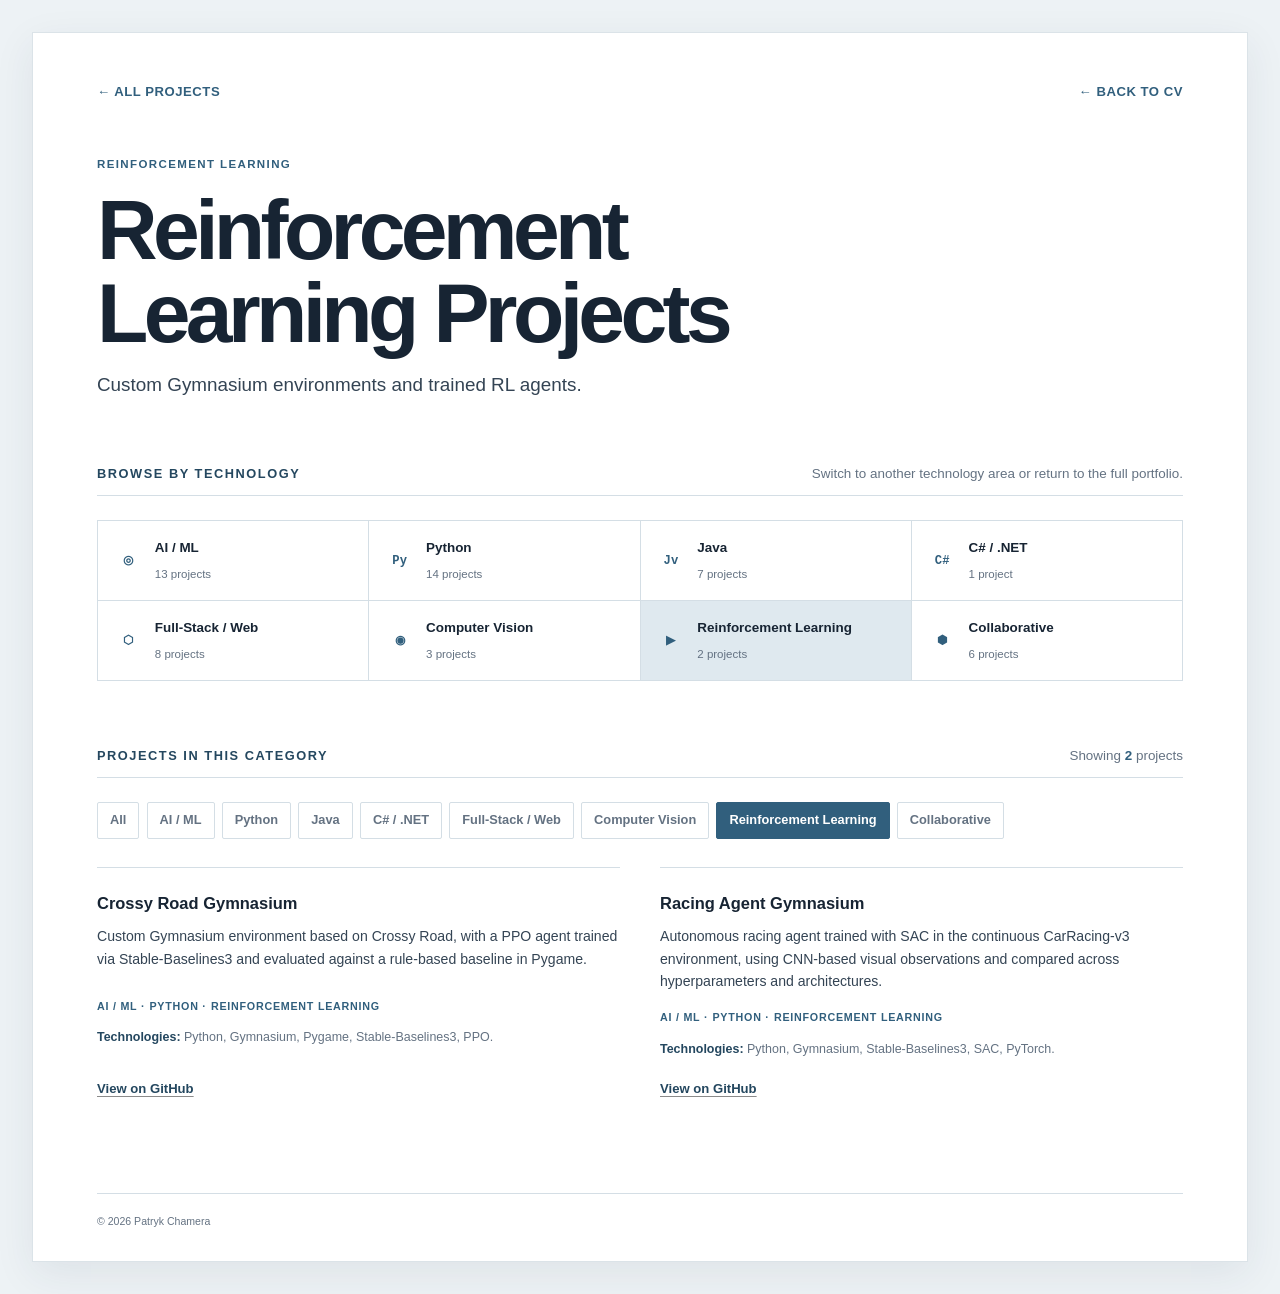
<file: projects/reinforcement-learning.html>
﻿<!DOCTYPE html>
<html lang="en">
<head>
    <meta charset="UTF-8">
    <meta name="viewport" content="width=device-width, initial-scale=1.0">
    <title>Reinforcement Learning Projects - Patryk Chamera</title>
    <link rel="stylesheet" href="../styles.css">
    <link rel="stylesheet" href="../projects.css">
</head>
<body>
    <div class="container">
        <main class="projects-page">
            <div class="projects-back-row">
                <a href="../projects.html" class="back-link">&larr; All Projects</a>
                <a href="../index.html" class="back-link">&larr; Back to CV</a>
            </div>

            <header class="projects-hero">
                <span id="category-page-badge" class="category-page-badge" hidden></span>
                <h1 class="projects-title" id="projects-page-title">Reinforcement Learning Projects</h1>
                <p class="projects-subtitle" id="projects-page-subtitle">Custom Gymnasium environments and trained RL agents.</p>
            </header>

            <section class="projects-section" aria-labelledby="browse-heading">
                <div class="projects-section-header">
                    <h2 id="browse-heading">Browse by Technology</h2>
                    <p>Switch to another technology area or return to the full portfolio.</p>
                </div>
                <nav id="category-nav" class="category-nav-grid" aria-label="Project categories"></nav>
            </section>

            <section class="projects-section" id="all-projects-section" aria-labelledby="all-heading">
                <div class="projects-section-header">
                    <h2 id="all-heading">Projects in this category</h2>
                    <p>
                        Showing <span id="projects-visible-count" class="projects-count">0</span>
                        projects
                    </p>
                </div>
                <div id="filter-bar" class="filter-bar" role="toolbar" aria-label="Filter projects by technology"></div>
                <div id="projects-all-grid" class="projects-grid"></div>
                <p id="projects-no-results" class="no-results">No projects match this filter. Try another category.</p>
            </section>
        </main>

        <footer class="footer">&copy; 2026 Patryk Chamera</footer>
    </div>

    <script src="../projects-data.js"></script>
    <script src="../projects.js"></script>
    <script>
        initProjectsPage({
            showFeatured: false,
            defaultFilter: 'reinforcement-learning',
            hubPath: '../projects.html',
            categoryPrefix: '',
            pageTitle: 'Reinforcement Learning Projects',
            pageSubtitle: 'Custom Gymnasium environments and trained RL agents.',
            scrollOnFilter: false
        });
    </script>
</body>
</html>
</file>
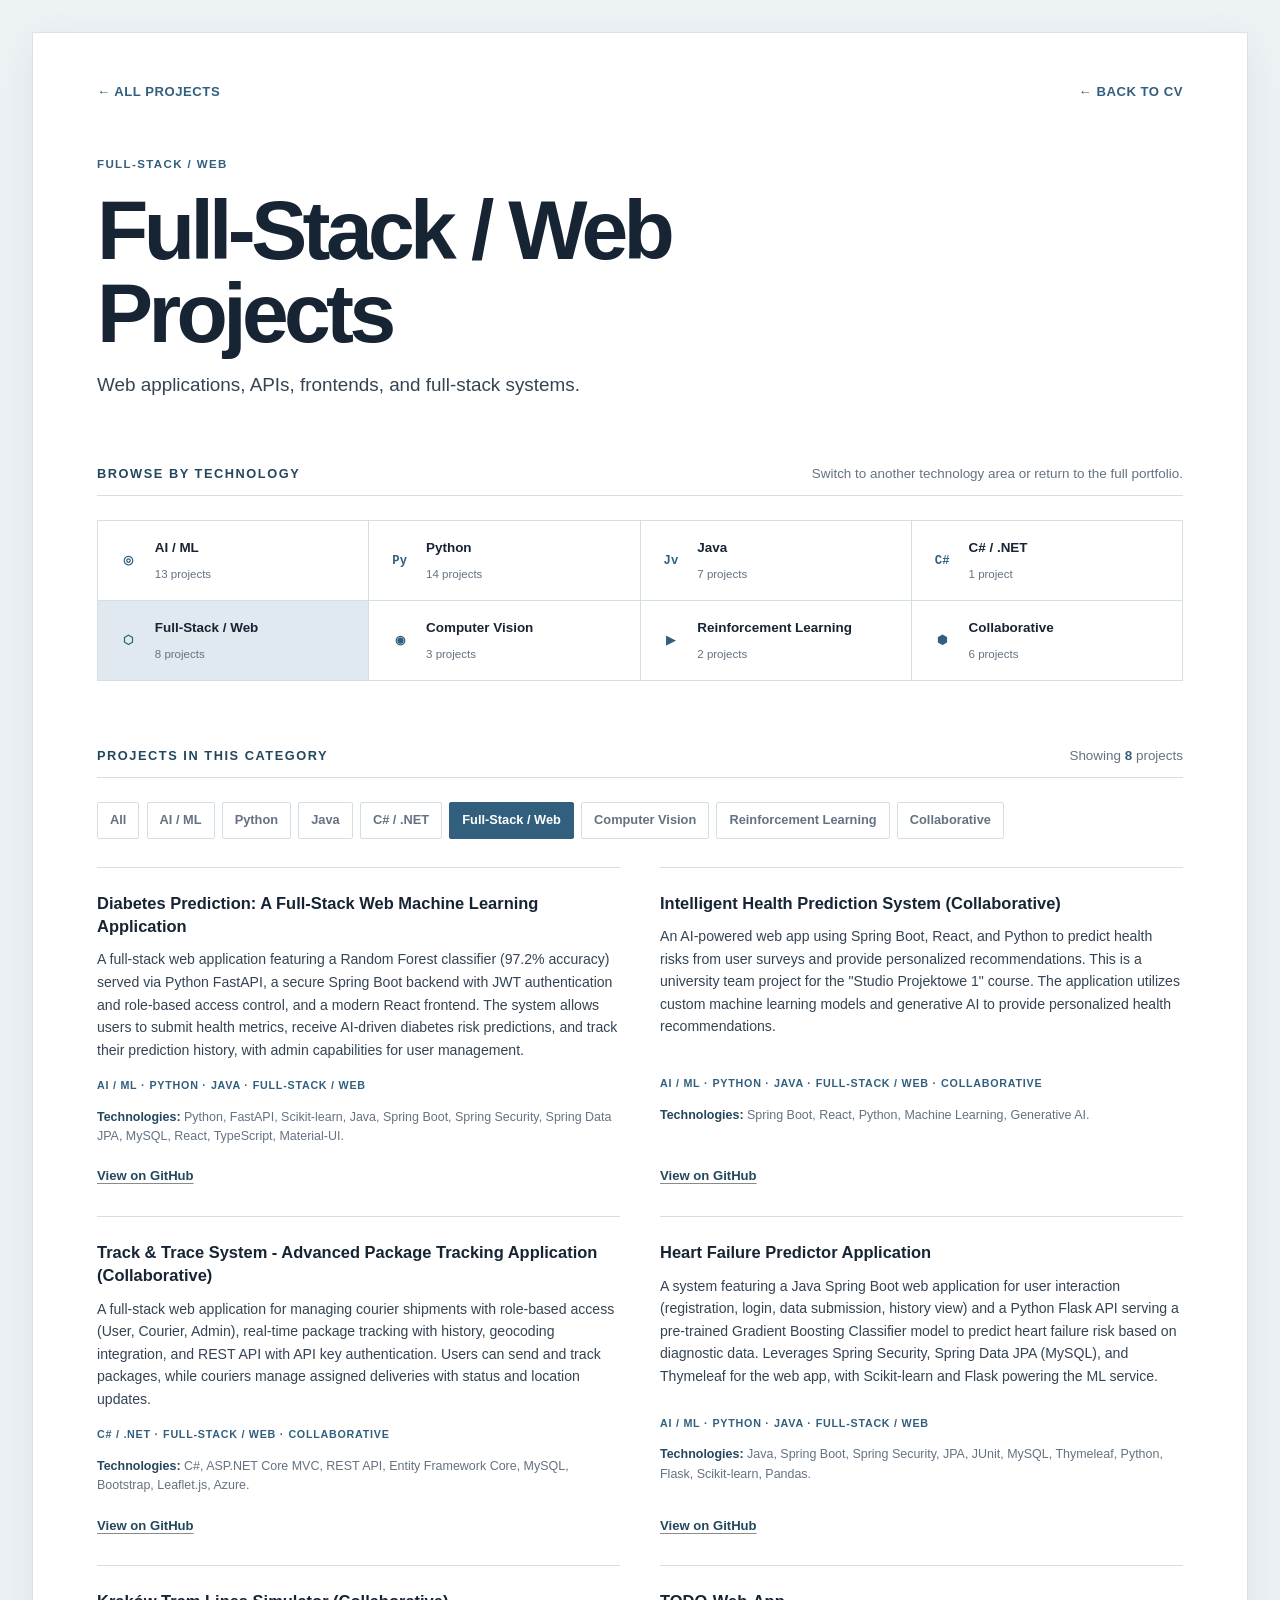
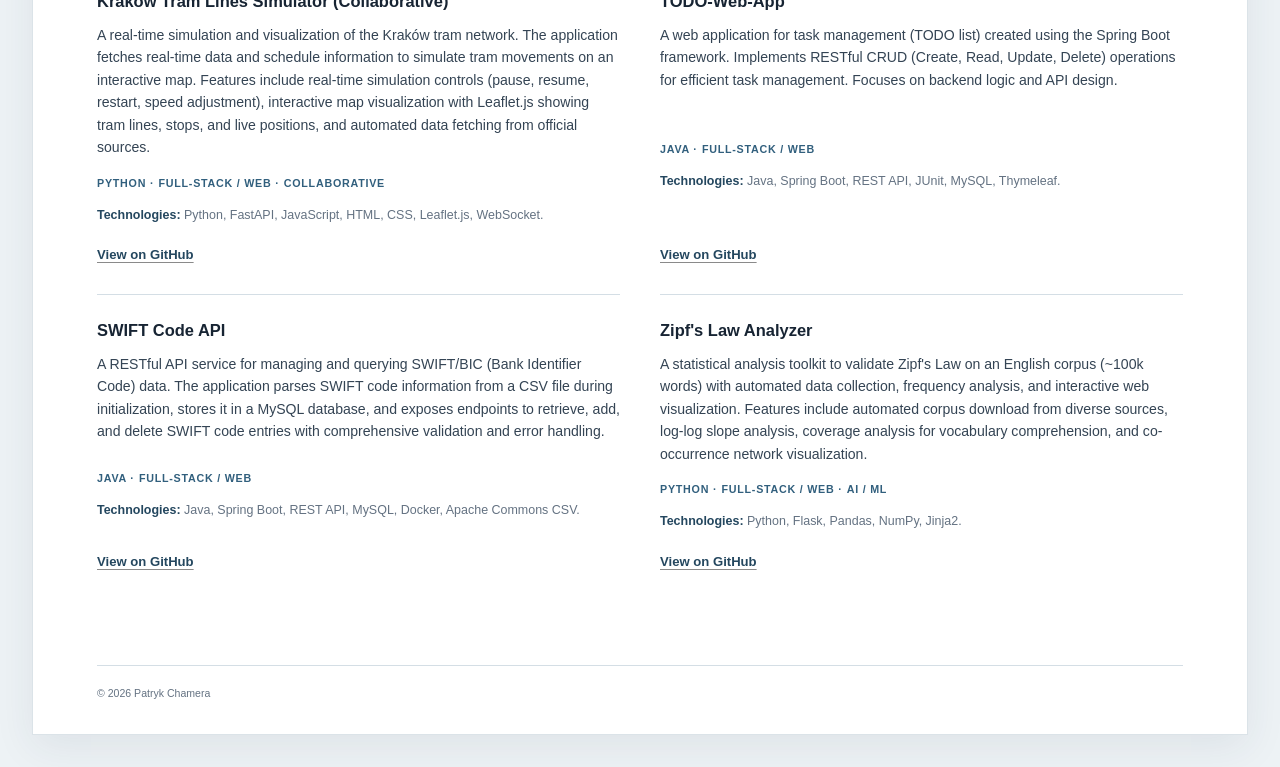
<file: projects/web.html>
﻿<!DOCTYPE html>
<html lang="en">
<head>
    <meta charset="UTF-8">
    <meta name="viewport" content="width=device-width, initial-scale=1.0">
    <title>Full-Stack / Web Projects - Patryk Chamera</title>
    <link rel="stylesheet" href="../styles.css">
    <link rel="stylesheet" href="../projects.css">
</head>
<body>
    <div class="container">
        <main class="projects-page">
            <div class="projects-back-row">
                <a href="../projects.html" class="back-link">&larr; All Projects</a>
                <a href="../index.html" class="back-link">&larr; Back to CV</a>
            </div>

            <header class="projects-hero">
                <span id="category-page-badge" class="category-page-badge" hidden></span>
                <h1 class="projects-title" id="projects-page-title">Full-Stack / Web Projects</h1>
                <p class="projects-subtitle" id="projects-page-subtitle">Web applications, APIs, frontends, and full-stack systems.</p>
            </header>

            <section class="projects-section" aria-labelledby="browse-heading">
                <div class="projects-section-header">
                    <h2 id="browse-heading">Browse by Technology</h2>
                    <p>Switch to another technology area or return to the full portfolio.</p>
                </div>
                <nav id="category-nav" class="category-nav-grid" aria-label="Project categories"></nav>
            </section>

            <section class="projects-section" id="all-projects-section" aria-labelledby="all-heading">
                <div class="projects-section-header">
                    <h2 id="all-heading">Projects in this category</h2>
                    <p>
                        Showing <span id="projects-visible-count" class="projects-count">0</span>
                        projects
                    </p>
                </div>
                <div id="filter-bar" class="filter-bar" role="toolbar" aria-label="Filter projects by technology"></div>
                <div id="projects-all-grid" class="projects-grid"></div>
                <p id="projects-no-results" class="no-results">No projects match this filter. Try another category.</p>
            </section>
        </main>

        <footer class="footer">&copy; 2026 Patryk Chamera</footer>
    </div>

    <script src="../projects-data.js"></script>
    <script src="../projects.js"></script>
    <script>
        initProjectsPage({
            showFeatured: false,
            defaultFilter: 'web',
            hubPath: '../projects.html',
            categoryPrefix: '',
            pageTitle: 'Full-Stack / Web Projects',
            pageSubtitle: 'Web applications, APIs, frontends, and full-stack systems.',
            scrollOnFilter: false
        });
    </script>
</body>
</html>
</file>
<file: styles.css>
:root {
    --ink: #172433;
    --body-text: #344454;
    --muted: #647282;
    --accent: #315f7d;
    --accent-dark: #24475f;
    --accent-soft: #dfe9ef;
    --rule: #d4dee5;
    --soft: #f3f7f9;
    --page-bg: #edf2f5;
    --page-width: 76rem;
}

* {
    box-sizing: border-box;
}

html {
    scroll-behavior: smooth;
}

body {
    margin: 0;
    background: var(--page-bg);
    color: var(--ink);
    font-family: Arial, Helvetica, sans-serif;
    font-size: 1rem;
    line-height: 1.6;
    -webkit-font-smoothing: antialiased;
}

a {
    color: inherit;
    text-decoration-color: #8a8a8a;
    text-decoration-thickness: 1px;
    text-underline-offset: 0.2em;
}

a:hover,
a:focus-visible {
    text-decoration-color: currentColor;
}

a:focus-visible {
    outline: 2px solid var(--ink);
    outline-offset: 3px;
}

p,
h1,
h2,
h3,
ul,
dl,
dd {
    margin-top: 0;
}

.cv-page {
    width: min(calc(100% - 3rem), var(--page-width));
    margin: 2rem auto;
    padding: 4rem clamp(2rem, 5vw, 4.5rem) 2.25rem;
    background: #ffffff;
    border: 1px solid #dbe3e8;
    box-shadow: 0 12px 38px rgba(38, 57, 72, 0.08);
}

.profile-header {
    display: grid;
    grid-template-columns: minmax(0, 1fr) auto;
    gap: 3.5rem;
    align-items: center;
    padding-bottom: 2.25rem;
    border-bottom: 2px solid var(--accent);
}

.eyebrow {
    margin-bottom: 0.75rem;
    color: var(--accent);
    font-size: 0.78rem;
    font-weight: 700;
    letter-spacing: 0.12em;
    line-height: 1.3;
    text-transform: uppercase;
}

h1 {
    margin-bottom: 0.75rem;
    font-size: clamp(2.5rem, 6vw, 4.75rem);
    font-weight: 700;
    letter-spacing: -0.055em;
    line-height: 0.96;
}

.headline {
    max-width: 47rem;
    margin-bottom: 1.5rem;
    color: var(--body-text);
    font-size: clamp(1.05rem, 2vw, 1.3rem);
    line-height: 1.45;
}

.profile-photo {
    width: 12rem;
    aspect-ratio: 1;
    border: 4px solid #ffffff;
    border-radius: 5px;
    outline: 1px solid #c8d4dc;
    box-shadow: 0 8px 22px rgba(35, 67, 88, 0.14);
    object-fit: cover;
}

.contact-list {
    display: flex;
    flex-wrap: wrap;
    gap: 0.35rem 0;
    margin: 0;
    padding: 0;
    color: var(--muted);
    font-size: 0.88rem;
    list-style: none;
}

.contact-list li {
    display: flex;
    align-items: center;
}

.contact-list li:not(:last-child)::after {
    width: 1px;
    height: 0.85rem;
    margin: 0 0.7rem;
    background: var(--rule);
    content: "";
}

.contact-list a {
    color: var(--accent-dark);
    text-decoration: none;
}

.contact-list a:hover,
.contact-list a:focus-visible {
    text-decoration: underline;
    text-underline-offset: 0.2em;
}

.cv-layout {
    display: grid;
    grid-template-columns: minmax(0, 2.25fr) minmax(14rem, 0.85fr);
    gap: clamp(3rem, 7vw, 6rem);
    padding-top: 2.75rem;
}

.main-column,
.sidebar {
    min-width: 0;
}

.cv-section,
.sidebar-section {
    margin-bottom: 2.75rem;
}

.cv-section > h2,
.sidebar-section > h2 {
    margin-bottom: 1.35rem;
    padding-bottom: 0.5rem;
    border-bottom: 1px solid var(--rule);
    color: var(--accent-dark);
    font-size: 0.78rem;
    font-weight: 700;
    letter-spacing: 0.12em;
    line-height: 1.3;
    text-transform: uppercase;
}

.profile-summary {
    max-width: 48rem;
    margin-bottom: 0;
    color: var(--body-text);
    font-size: 1.02rem;
}

.timeline-entry {
    padding: 0 0 1.75rem 1.1rem;
    border-left: 2px solid var(--accent-soft);
}

.timeline-entry + .timeline-entry {
    padding-top: 0.25rem;
}

.timeline-entry:last-child {
    padding-bottom: 0;
}

.timeline-entry--compact {
    padding-bottom: 0;
}

.entry-heading {
    display: flex;
    gap: 1.5rem;
    justify-content: space-between;
    align-items: flex-start;
    margin-bottom: 0.65rem;
}

.entry-heading h3 {
    margin-bottom: 0.15rem;
    font-size: 1rem;
    line-height: 1.45;
}

.organization {
    margin-bottom: 0;
    color: var(--accent);
    font-size: 0.92rem;
}

.entry-date {
    flex: 0 0 auto;
    margin: 0;
    color: var(--muted);
    font-size: 0.82rem;
    white-space: nowrap;
}

.timeline-entry > p:not(.organization),
.entry-details {
    margin-bottom: 0;
    color: var(--body-text);
    font-size: 0.93rem;
}

.entry-details {
    padding-left: 1.15rem;
}

.entry-details li + li {
    margin-top: 0.35rem;
}

.simple-row {
    display: grid;
    grid-template-columns: minmax(0, 1fr) auto;
    gap: 1.5rem;
    align-items: baseline;
}

.simple-row p {
    margin-bottom: 0;
    color: var(--body-text);
}

.text-link {
    flex: 0 0 auto;
    font-size: 0.88rem;
    font-weight: 700;
    color: var(--accent-dark);
    white-space: nowrap;
}

.sidebar {
    align-self: start;
    padding: 1.6rem;
    background: var(--soft);
    border-top: 3px solid var(--accent);
}

.skill-group {
    margin-bottom: 1.3rem;
}

.skill-group:last-child {
    margin-bottom: 0;
}

.skill-group h3 {
    margin-bottom: 0.25rem;
    font-size: 0.86rem;
    color: var(--accent-dark);
}

.skill-group p,
.sidebar-section > p {
    margin-bottom: 0;
    color: var(--muted);
    font-size: 0.88rem;
    line-height: 1.55;
}

.language-list {
    margin-bottom: 0;
}

.language-list > div {
    display: flex;
    justify-content: space-between;
    gap: 1rem;
    padding: 0.4rem 0;
    border-bottom: 1px solid var(--soft);
    font-size: 0.88rem;
}

.language-list dt {
    font-weight: 700;
}

.language-list dd {
    margin-bottom: 0;
    color: var(--muted);
}

.footer {
    margin-top: 0.5rem;
    padding-top: 1.25rem;
    border-top: 1px solid var(--rule);
    color: var(--muted);
    font-size: 0.66rem;
    line-height: 1.5;
}

@media (max-width: 760px) {
    .cv-page {
        width: 100%;
        margin: 0;
        padding: 2rem 1rem;
        border: 0;
        box-shadow: none;
    }

    .profile-header {
        grid-template-columns: minmax(0, 1fr) 8rem;
        gap: 1.25rem;
    }

    .profile-photo {
        width: 8rem;
    }

    .cv-layout {
        grid-template-columns: 1fr;
        gap: 0;
    }

    .sidebar {
        display: grid;
        grid-template-columns: repeat(2, minmax(0, 1fr));
        gap: 0 2rem;
        padding: 1.4rem;
    }

    .sidebar-section:first-child {
        grid-column: 1 / -1;
    }
}

@media (max-width: 520px) {
    .profile-header {
        grid-template-columns: 1fr;
    }

    .profile-photo {
        grid-row: 1;
        width: 9.5rem;
    }

    .contact-list {
        display: grid;
        gap: 0.35rem;
    }

    .contact-list li::after {
        display: none;
    }

    .entry-heading,
    .simple-row {
        display: block;
    }

    .entry-date {
        margin-top: 0.25rem;
        white-space: normal;
    }

    .simple-row .text-link {
        display: inline-block;
        margin-top: 0.5rem;
    }

    .sidebar {
        display: block;
    }
}

@media print {
    @page {
        size: A4;
        margin: 12mm;
    }

    body {
        background: #ffffff;
        font-size: 9.5pt;
    }

    .cv-page {
        width: 100%;
        padding: 0;
        margin: 0;
        border: 0;
        box-shadow: none;
    }

    .profile-header {
        gap: 10mm;
        padding-bottom: 6mm;
    }

    h1 {
        font-size: 32pt;
    }

    .headline {
        font-size: 11pt;
    }

    .cv-layout {
        grid-template-columns: minmax(0, 2.25fr) minmax(42mm, 0.85fr);
        gap: 10mm;
        padding-top: 7mm;
    }

    .cv-section,
    .sidebar-section {
        margin-bottom: 6mm;
        break-inside: avoid;
    }

    .timeline-entry {
        padding-bottom: 4mm;
        break-inside: avoid;
    }

    .footer {
        margin-top: 0;
        font-size: 6.5pt;
    }

    a {
        text-decoration: none;
    }
}
</file>
<file: projects.css>
/* Project portfolio — restrained blue accents match the CV. */

.container {
    width: min(calc(100% - 3rem), var(--page-width));
    margin: 2rem auto;
    padding: 3rem clamp(2rem, 5vw, 4.5rem) 2rem;
    background: #ffffff;
    border: 1px solid #dbe3e8;
    box-shadow: 0 12px 38px rgba(38, 57, 72, 0.08);
}

.projects-page {
    width: 100%;
}

.projects-back-row {
    display: flex;
    flex-wrap: wrap;
    gap: 0.65rem 1.25rem;
    justify-content: space-between;
    margin-bottom: 3rem;
}

.back-link {
    color: var(--accent);
    font-size: 0.82rem;
    font-weight: 700;
    letter-spacing: 0.04em;
    text-decoration: none;
    text-transform: uppercase;
}

.back-link:hover,
.back-link:focus-visible {
    color: var(--accent-dark);
    text-decoration: underline;
    text-underline-offset: 0.25em;
}

.projects-hero {
    max-width: 50rem;
    margin-bottom: 4rem;
}

.projects-title {
    display: block;
    margin-bottom: 1rem;
    color: var(--ink);
    font-size: clamp(2.75rem, 7vw, 5.25rem);
    font-weight: 700;
    letter-spacing: -0.055em;
    line-height: 0.98;
}

.projects-subtitle {
    max-width: 44rem;
    margin: 0;
    color: var(--body-text);
    font-size: clamp(1rem, 2vw, 1.18rem);
    line-height: 1.55;
}

.projects-section {
    margin-bottom: 4rem;
}

.projects-section-header {
    display: flex;
    flex-wrap: wrap;
    align-items: baseline;
    justify-content: space-between;
    gap: 0.5rem 1.5rem;
    margin-bottom: 1.5rem;
    padding-bottom: 0.65rem;
    border-bottom: 1px solid var(--rule);
}

.projects-section-header h2 {
    margin: 0;
    font-size: 0.8rem;
    font-weight: 700;
    color: var(--accent-dark);
    letter-spacing: 0.12em;
    line-height: 1.3;
    text-transform: uppercase;
}

.projects-section-header p {
    margin: 0;
    color: var(--muted);
    font-size: 0.84rem;
}

.projects-count {
    color: var(--accent);
    font-weight: 700;
}

.category-nav-grid {
    display: grid;
    grid-template-columns: repeat(4, minmax(0, 1fr));
    border-top: 1px solid var(--rule);
    border-left: 1px solid var(--rule);
}

.category-nav-card {
    display: grid;
    grid-template-columns: auto minmax(0, 1fr);
    gap: 0.15rem 0.65rem;
    align-items: center;
    min-height: 5rem;
    padding: 0.9rem;
    border-right: 1px solid var(--rule);
    border-bottom: 1px solid var(--rule);
    color: var(--ink);
    font-size: 0.84rem;
    font-weight: 700;
    line-height: 1.35;
    text-decoration: none;
}

.category-nav-card:hover,
.category-nav-card:focus-visible,
.category-nav-card.is-active {
    background: var(--accent-soft);
}

.category-nav-card .cat-icon {
    grid-row: 1 / span 2;
    width: 2rem;
    color: var(--accent);
    font-family: "Courier New", monospace;
    font-size: 0.76rem;
    font-weight: 700;
    line-height: 1;
    text-align: center;
}

.category-nav-card .cat-count {
    color: var(--muted);
    font-size: 0.72rem;
    font-weight: 400;
}

.filter-bar {
    display: flex;
    flex-wrap: wrap;
    gap: 0.45rem;
    margin-bottom: 1.75rem;
}

.filter-btn {
    appearance: none;
    padding: 0.45rem 0.75rem;
    border: 1px solid var(--rule);
    border-radius: 2px;
    background: #ffffff;
    color: var(--muted);
    cursor: pointer;
    font: inherit;
    font-size: 0.8rem;
    font-weight: 700;
}

.filter-btn:hover,
.filter-btn:focus-visible {
    border-color: var(--accent);
    color: var(--accent-dark);
}

.filter-btn:focus-visible {
    outline: 2px solid var(--ink);
    outline-offset: 2px;
}

.filter-btn.is-active {
    border-color: var(--accent);
    background: var(--accent);
    color: #ffffff;
}

.projects-grid {
    display: grid;
    grid-template-columns: repeat(2, minmax(0, 1fr));
    gap: 0 2.5rem;
}

.project-card {
    display: flex;
    flex-direction: column;
    min-width: 0;
    padding: 1.5rem 0 1.75rem;
    border-top: 1px solid var(--rule);
}

.project-card.is-hidden {
    display: none;
}

.project-card--featured {
    position: relative;
    border-top: 2px solid var(--accent);
}

.project-card--featured::before {
    align-self: flex-start;
    margin-bottom: 0.7rem;
    color: var(--accent);
    content: "Highlighted";
    font-size: 0.67rem;
    font-weight: 700;
    letter-spacing: 0.1em;
    line-height: 1;
    text-transform: uppercase;
}

.project-card-header {
    margin-bottom: 0.65rem;
}

.project-card h3 {
    margin: 0;
    color: var(--ink);
    font-size: 1.03rem;
    font-weight: 700;
    line-height: 1.4;
}

.project-card p {
    margin-bottom: 1rem;
    color: var(--body-text);
    font-size: 0.88rem;
    line-height: 1.6;
}

.project-card-tech {
    color: var(--muted) !important;
    font-size: 0.78rem !important;
    line-height: 1.55 !important;
}

.project-card-tech strong {
    color: var(--accent-dark);
    font-weight: 700;
}

.project-tag-list {
    margin: auto 0 0.85rem;
    color: var(--accent);
    font-size: 0.67rem;
    font-weight: 700;
    letter-spacing: 0.07em;
    line-height: 1.6;
    text-transform: uppercase;
}

.project-tag {
    display: inline;
}

.project-tag:not(:last-child)::after {
    margin-right: 0.3rem;
    content: " ·";
}

.project-card-footer {
    margin-top: auto;
}

.project-link {
    color: var(--accent-dark);
    font-size: 0.82rem;
    font-weight: 700;
}

.no-results {
    display: none;
    grid-column: 1 / -1;
    padding: 2rem 0;
    border-top: 1px solid var(--rule);
    color: var(--muted);
    font-size: 0.9rem;
}

.no-results.is-visible {
    display: block;
}

.category-page-badge {
    display: inline-block;
    margin-bottom: 1rem;
    color: var(--accent);
    font-size: 0.72rem;
    font-weight: 700;
    letter-spacing: 0.12em;
    text-transform: uppercase;
}

.category-page-badge[hidden] {
    display: none;
}

.projects-page + .footer {
    margin-top: 2rem;
}

@media (max-width: 820px) {
    .category-nav-grid {
        grid-template-columns: repeat(2, minmax(0, 1fr));
    }

    .projects-grid {
        gap: 0 1.5rem;
    }
}

@media (max-width: 600px) {
    .container {
        width: 100%;
        margin: 0;
        padding: 2rem 1rem;
        border: 0;
        box-shadow: none;
    }

    .projects-back-row {
        margin-bottom: 2.5rem;
    }

    .projects-hero,
    .projects-section {
        margin-bottom: 3rem;
    }

    .projects-section-header {
        display: block;
    }

    .projects-section-header h2 {
        margin-bottom: 0.35rem;
    }

    .projects-grid {
        grid-template-columns: 1fr;
    }
}

@media (max-width: 390px) {
    .category-nav-grid {
        grid-template-columns: 1fr;
    }
}

@media print {
    .container {
        width: 100%;
        padding: 0;
        margin: 0;
        border: 0;
        box-shadow: none;
    }

    .projects-back-row,
    .category-nav-grid,
    .filter-bar {
        display: none;
    }

    .projects-grid {
        grid-template-columns: repeat(2, minmax(0, 1fr));
    }

    .project-card {
        break-inside: avoid;
    }
}
</file>
